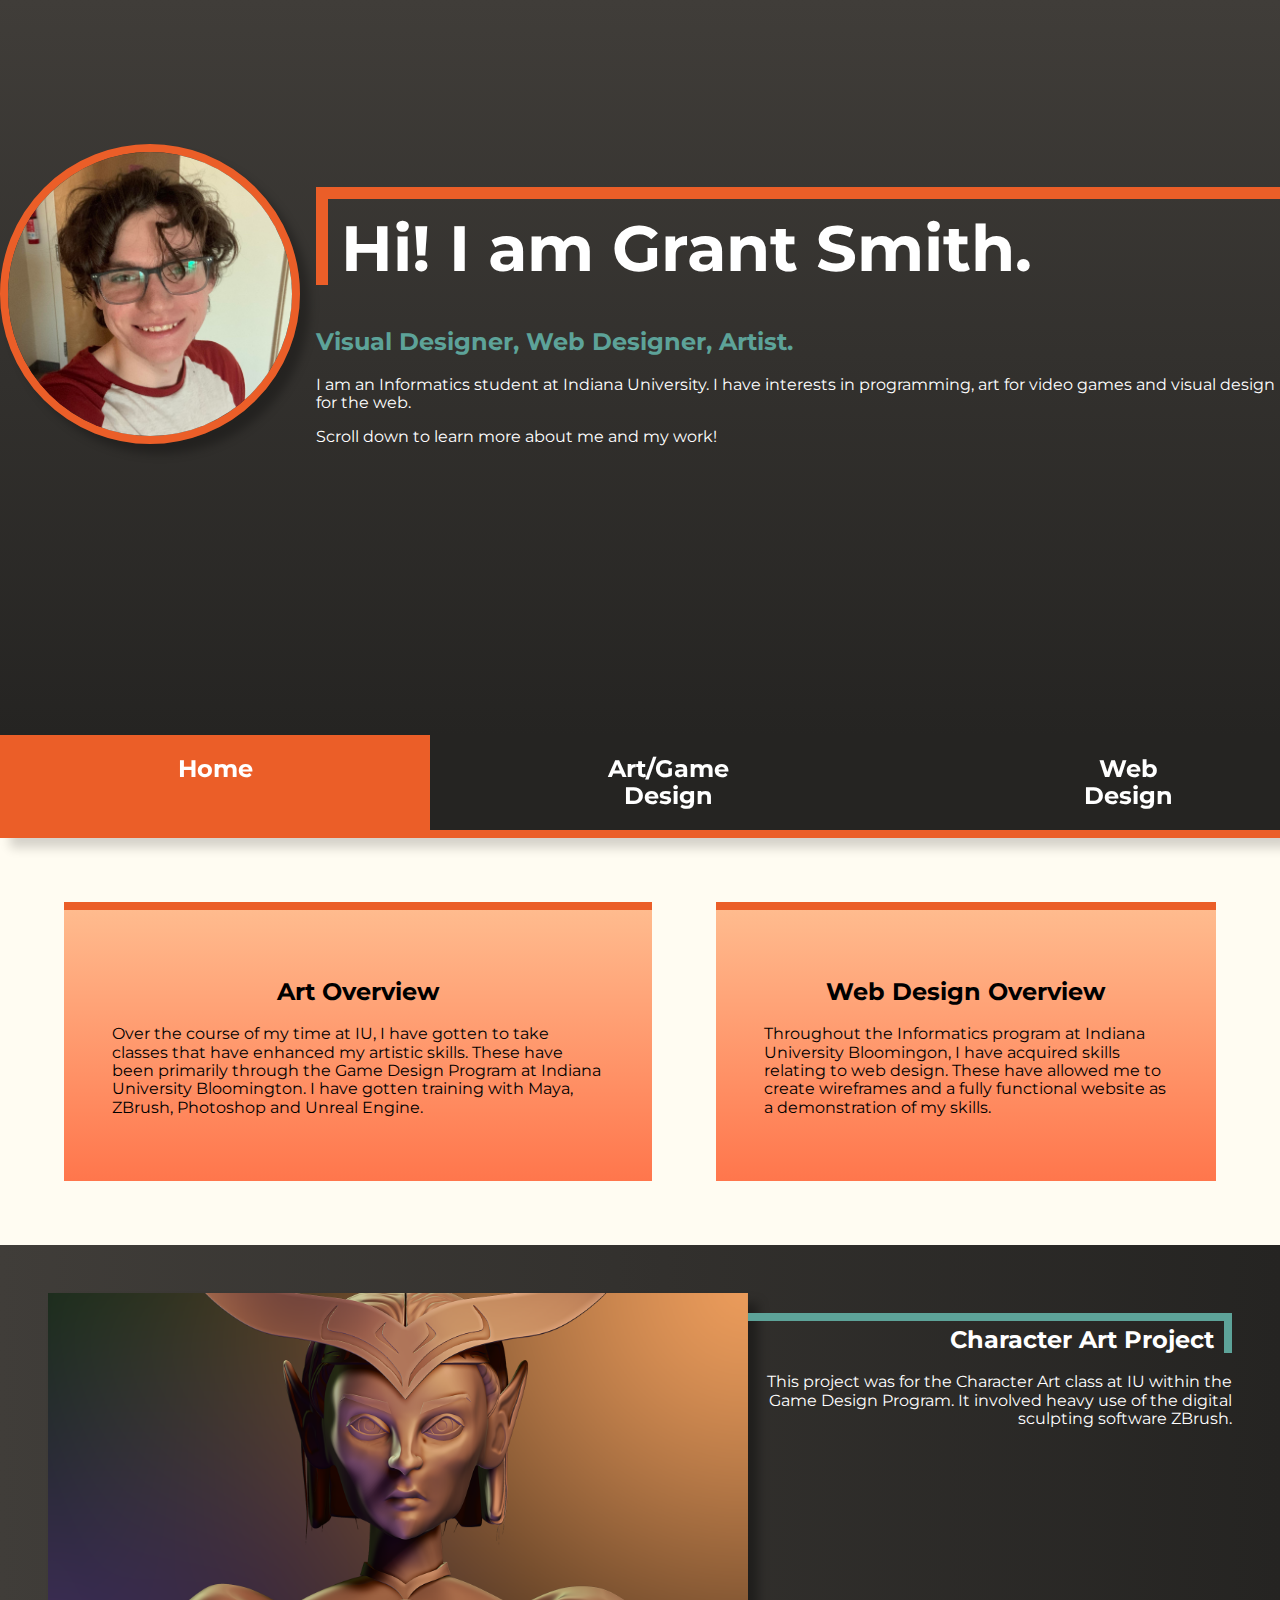
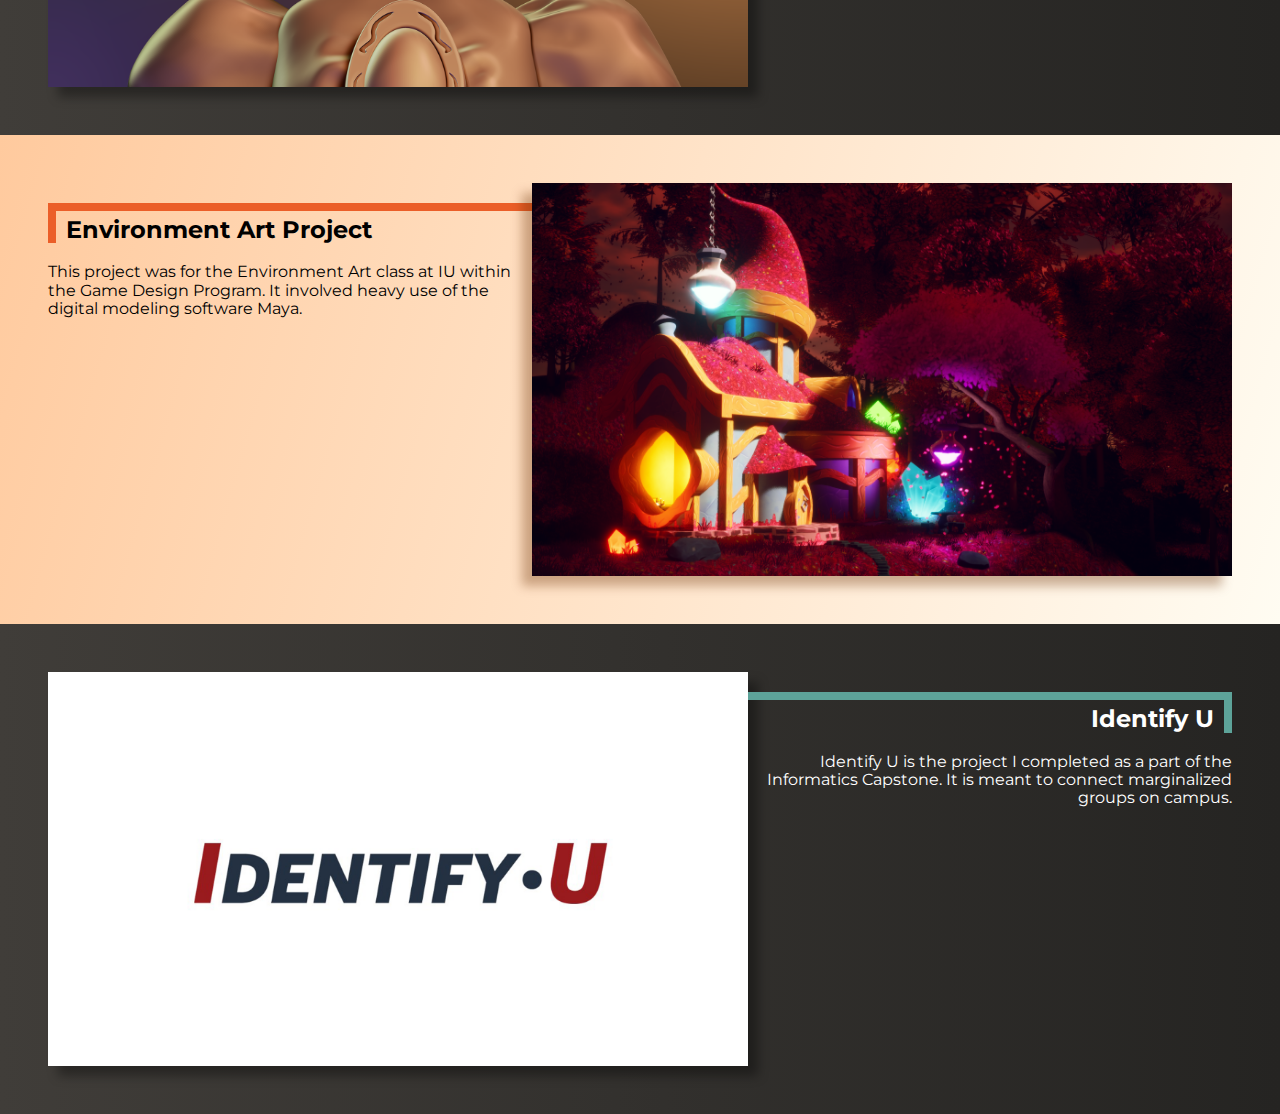
<file: index.html>
<!DOCTYPE html>
<html lang="en">
<head>
    <meta charset="UTF-8">
    <meta name="viewport" content="width=device-width, initial-scale=1.0">
    <meta http-equiv="X-UA-Compatible" content="ie=edge">
    <!--
        Add Your Name and Project Title Here
    -->
    <title>Home</title>
    <!-- resets browser defaults -->
    <link rel="stylesheet" type="text/css" href="css/normalize.css">
    <!-- custom styles -->
    <link rel="stylesheet" type="text/css" href="css/styles.css">
    <!-- custom fonts -->
    <link rel="preconnect" href="https://fonts.googleapis.com">
    <link rel="preconnect" href="https://fonts.gstatic.com" crossorigin>
    <link href="https://fonts.googleapis.com/css2?family=Arvo&family=Montserrat:wght@400;800&display=swap" rel="stylesheet">

    	<!-- Owl Carousel -->
	<link rel="stylesheet" href="plugins/owl/assets/owl.carousel.min.css">
	<link rel="stylesheet" href="plugins/owl/assets/owl.theme.default.min.css">

</head>
<body class="index">
    
    <header>
        <img src="images/Head.jpg" alt="An image of Grant Smith" class="headshot">
        <div class="description">
            <h1>Hi! I am Grant Smith.</h1>
            <h2 class="accent-1">Visual Designer, Web Designer, Artist.</h2>
            <p>I am an Informatics student at Indiana University. I have interests in programming, art for video games and visual design for the web.</p>
            <p>Scroll down to learn more about me and my work!</p>
        </div>
    </header>

    <nav>
        <div class="selected"><h2>Home</h2></div>
        <div class="nav-select"><h2><a href="../art.html">Art/Game Design</a></h2></div>
        <div class="nav-select"><h2><a href="../web.html">Web Design</a></h2></div>
    </nav>

    <main>

        <!-- <div class="owl-carousel owl-theme">
            <a href="#"><img src="images/smithg_Assignment3_01.png" alt=""></a>
            <a href="#"><img src="images/smithg_Assignment1B_01.JPG" alt=""></a>
            <a href="#"><img src="images/smithg_Assignment1B_01.png" alt=""></a>
            <a href="#"><img src="images/smithGrant_Beauty03.png" alt=""></a>
            <a href="#"><img src="images/ClassClashScreenshot.png" alt=""></a>
            <a href="#"><img src="images/IDUThumbnail.png" alt=""></a>
        </div> -->

        <div class="overview-section">
            <div class="overview">
                <h2>Art Overview</h2>
                <p>Over the course of my time at IU, I have gotten to take classes that have enhanced my artistic skills. These have been primarily through the Game Design Program at Indiana University Bloomington. I have gotten training with Maya, ZBrush, Photoshop and Unreal Engine.</p>
            </div>

            <div class="overview">
                <h2>Web Design Overview</h2>
                <p>Throughout the Informatics program at Indiana University Bloomingon, I have acquired skills relating to web design. These have allowed me to create wireframes and a fully functional website as a demonstration of my skills.</p>
            </div>
        </div>

        <div class="front-page-section-left section-left-effect">
            <a href="../character.html"><img class="beauty-shot" src="images/smithGrant_Beauty03.png" alt="A render of my character"></a>
            <div class="front-page-section-text">
                <h2>Character Art Project</h2>
                <p>This project was for the Character Art class at IU within the Game Design Program. It involved heavy use of the digital sculpting software ZBrush.</p>
            </div>    
        </div>

        <div class="front-page-section-right">
            <div class="front-page-section-text-right">
                <h2>Environment Art Project</h2>
                <p>This project was for the Environment Art class at IU within the Game Design Program. It involved heavy use of the digital modeling software Maya.</p>
            </div>    
            <a href="../environment.html"><img class="beauty-shot" src="images/HighresScreenshot00049.png" alt="A render of my environment"></a>
        </div>

        <div class="front-page-section-left">
            <a href="../idu.html"><img class="beauty-shot" src="images/IDUThumbnail.png" alt="Identify U Logo"></a>
            <div class="front-page-section-text">
                <h2>Identify U</h2>
                <p>Identify U is the project I completed as a part of the Informatics Capstone. It is meant to connect marginalized groups on campus.</p>
            </div>    
        </div>

        <!-- <div class="front-page-section-right">
            <div class="front-page-section-text-right">
                <h2>Class Clash</h2>
                <p>Class Clash is a project made for the UX design class at Indiana University. It is mean to bring online learning into the physical classroom.</p>
            </div>    
            <a href="#"><img class="beauty-shot" src="images/ClassClashScreenshot.jpg" alt="A screenshot of Class Clash"></a>

        </div> -->

        <!-- <h2>Lorem ipsum dolor sit amet consectetur adipisicing elit. Nulla iste, quia rem animi odio dolor id iusto tempore quidem unde, velit nobis eaque consectetur temporibus enim officia? Eligendi, aspernatur quae?</h2>
        <h2>Lorem ipsum dolor sit amet consectetur adipisicing elit. Nulla iste, quia rem animi odio dolor id iusto tempore quidem unde, velit nobis eaque consectetur temporibus enim officia? Eligendi, aspernatur quae?</h2>
        <h2>Lorem ipsum dolor sit amet consectetur adipisicing elit. Nulla iste, quia rem animi odio dolor id iusto tempore quidem unde, velit nobis eaque consectetur temporibus enim officia? Eligendi, aspernatur quae?</h2>
        <h2>Lorem ipsum dolor sit amet consectetur adipisicing elit. Nulla iste, quia rem animi odio dolor id iusto tempore quidem unde, velit nobis eaque consectetur temporibus enim officia? Eligendi, aspernatur quae?</h2>
        <h2>Lorem ipsum dolor sit amet consectetur adipisicing elit. Nulla iste, quia rem animi odio dolor id iusto tempore quidem unde, velit nobis eaque consectetur temporibus enim officia? Eligendi, aspernatur quae?</h2>
        <h2>Lorem ipsum dolor sit amet consectetur adipisicing elit. Nulla iste, quia rem animi odio dolor id iusto tempore quidem unde, velit nobis eaque consectetur temporibus enim officia? Eligendi, aspernatur quae?</h2>
        <h2>Lorem ipsum dolor sit amet consectetur adipisicing elit. Nulla iste, quia rem animi odio dolor id iusto tempore quidem unde, velit nobis eaque consectetur temporibus enim officia? Eligendi, aspernatur quae?</h2>
        <h2>Lorem ipsum dolor sit amet consectetur adipisicing elit. Nulla iste, quia rem animi odio dolor id iusto tempore quidem unde, velit nobis eaque consectetur temporibus enim officia? Eligendi, aspernatur quae?</h2> -->
    </main>


    <script src="https://ajax.googleapis.com/ajax/libs/jquery/3.6.4/jquery.min.js"></script>
	<script src="plugins/owl/owl.carousel.min.js"></script>
    <script>
		$(document).ready(function () {
			$(".owl-carousel").owlCarousel({
				loop: true,
				margin: 0,
				responsiveClass: true,
				responsive: {
					0: {
						items: 1,
						nav: true
					},
					600: {
						items: 2,
						nav: false
					},
					1000: {
						items: 3,
						nav: true,
						loop: false
					}
				}
			});
		});
	</script>
</body>
</html>
</file>
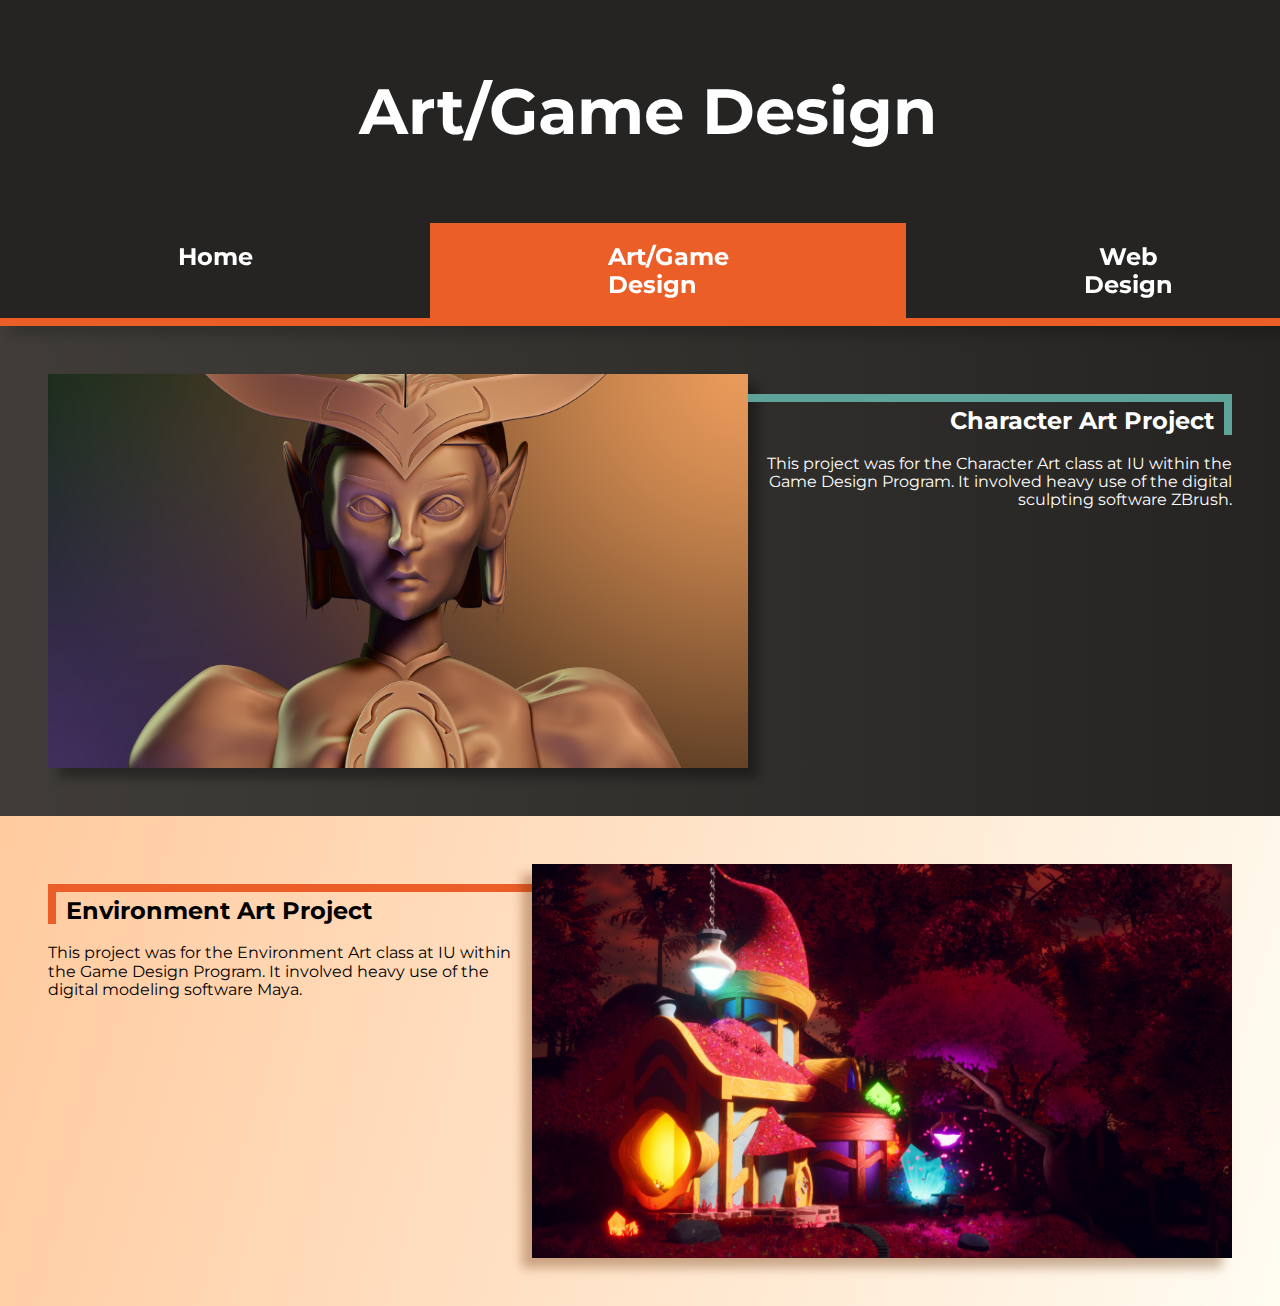
<file: art.html>
<!DOCTYPE html>
<html lang="en">
<head>
    <meta charset="UTF-8">
    <meta name="viewport" content="width=device-width, initial-scale=1.0">
    <meta http-equiv="X-UA-Compatible" content="ie=edge">
    <!--
        Add Your Name and Project Title Here
    -->
    <title>Art/Game Design</title>
    <!-- resets browser defaults -->
    <link rel="stylesheet" type="text/css" href="css/normalize.css">
    <!-- custom styles -->
    <link rel="stylesheet" type="text/css" href="css/styles.css">
    <!-- custom fonts -->
    <link rel="preconnect" href="https://fonts.googleapis.com">
    <link rel="preconnect" href="https://fonts.gstatic.com" crossorigin>
    <link href="https://fonts.googleapis.com/css2?family=Arvo&family=Montserrat:wght@400;800&display=swap" rel="stylesheet">

    	<!-- Owl Carousel -->
	<link rel="stylesheet" href="plugins/owl/assets/owl.carousel.min.css">
	<link rel="stylesheet" href="plugins/owl/assets/owl.theme.default.min.css">

</head>
<body class="art">
    
    <header>
        <div class="description">
            <h1>Art/Game Design</h1>
        </div>
    </header>

    <nav>
        <div class="nav-select"><h2><a href="../index.html">Home</a></h2></div>
        <div class="selected"><h2>Art/Game Design</h2></div>
        <div class="nav-select"><h2><a href="../web.html">Web Design</a></h2></div>
    </nav>

    <main>
        <div class="front-page-section-left">
            <a href="../character.html"><img class="beauty-shot" src="images/smithGrant_Beauty03.png" alt="beauty-shot"></a>
            <div class="front-page-section-text">
                <h2>Character Art Project</h2>
                <p>This project was for the Character Art class at IU within the Game Design Program. It involved heavy use of the digital sculpting software ZBrush.</p>
            </div>    
        </div>

        <div class="front-page-section-right">
            <div class="front-page-section-text-right">
                <h2>Environment Art Project</h2>
                <p>This project was for the Environment Art class at IU within the Game Design Program. It involved heavy use of the digital modeling software Maya.</p>
            </div>    
            <a href="../environment.html"><img class="beauty-shot" src="images/HighresScreenshot00049.png" alt="beauty-shot"></a>
        </div>

    </main>

</body>
</html>
</file>
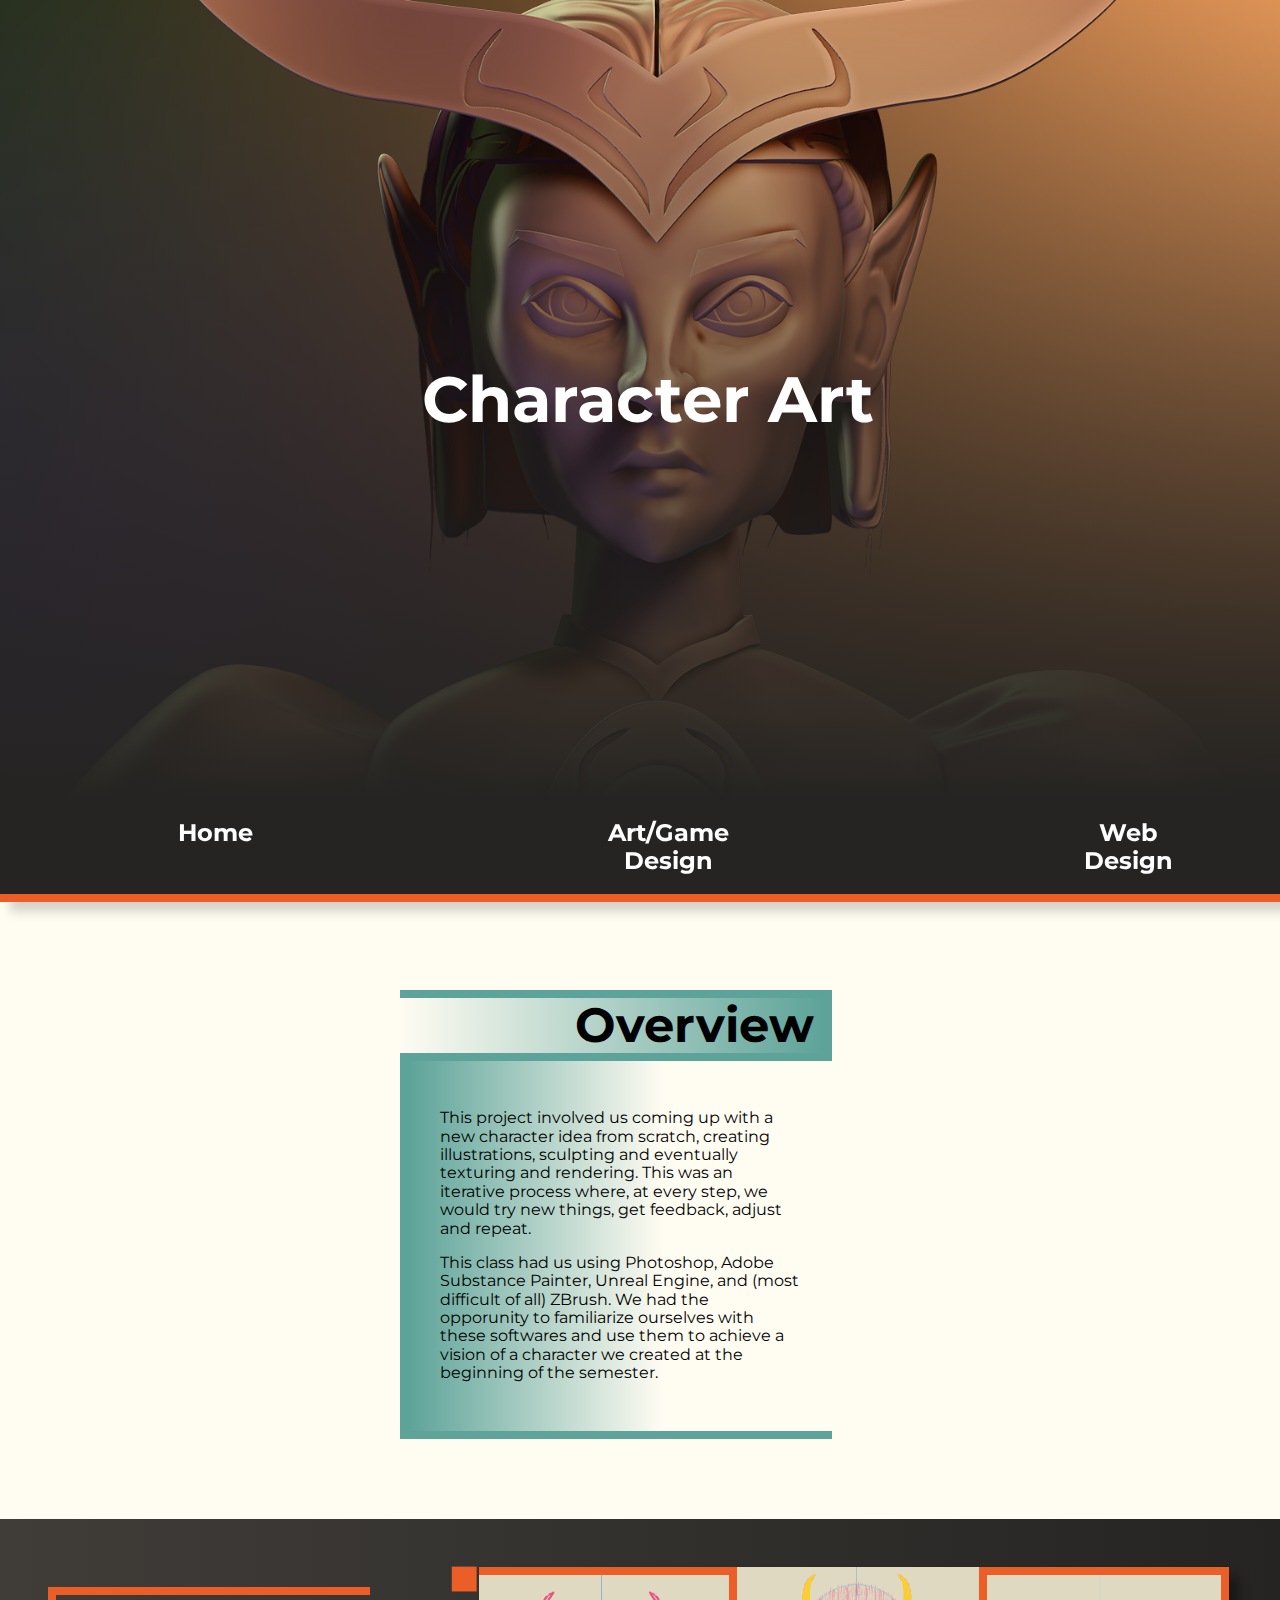
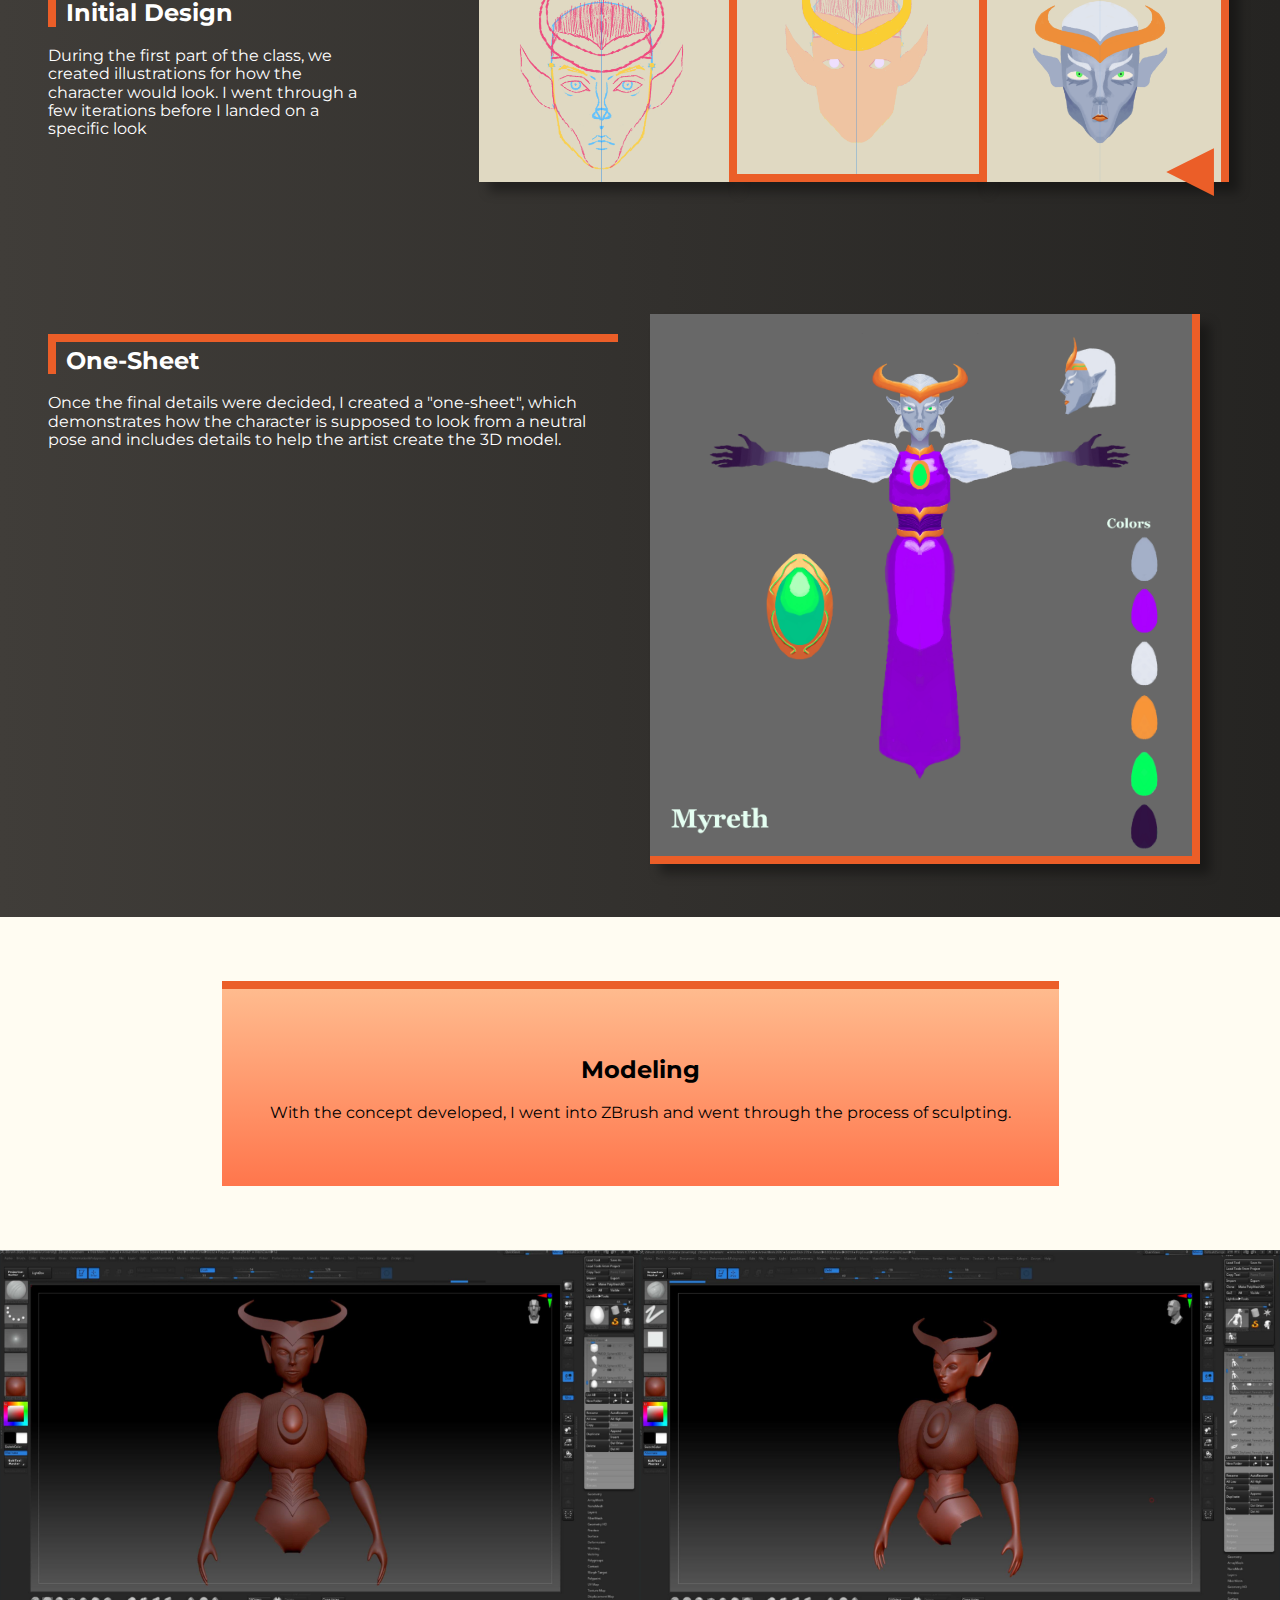
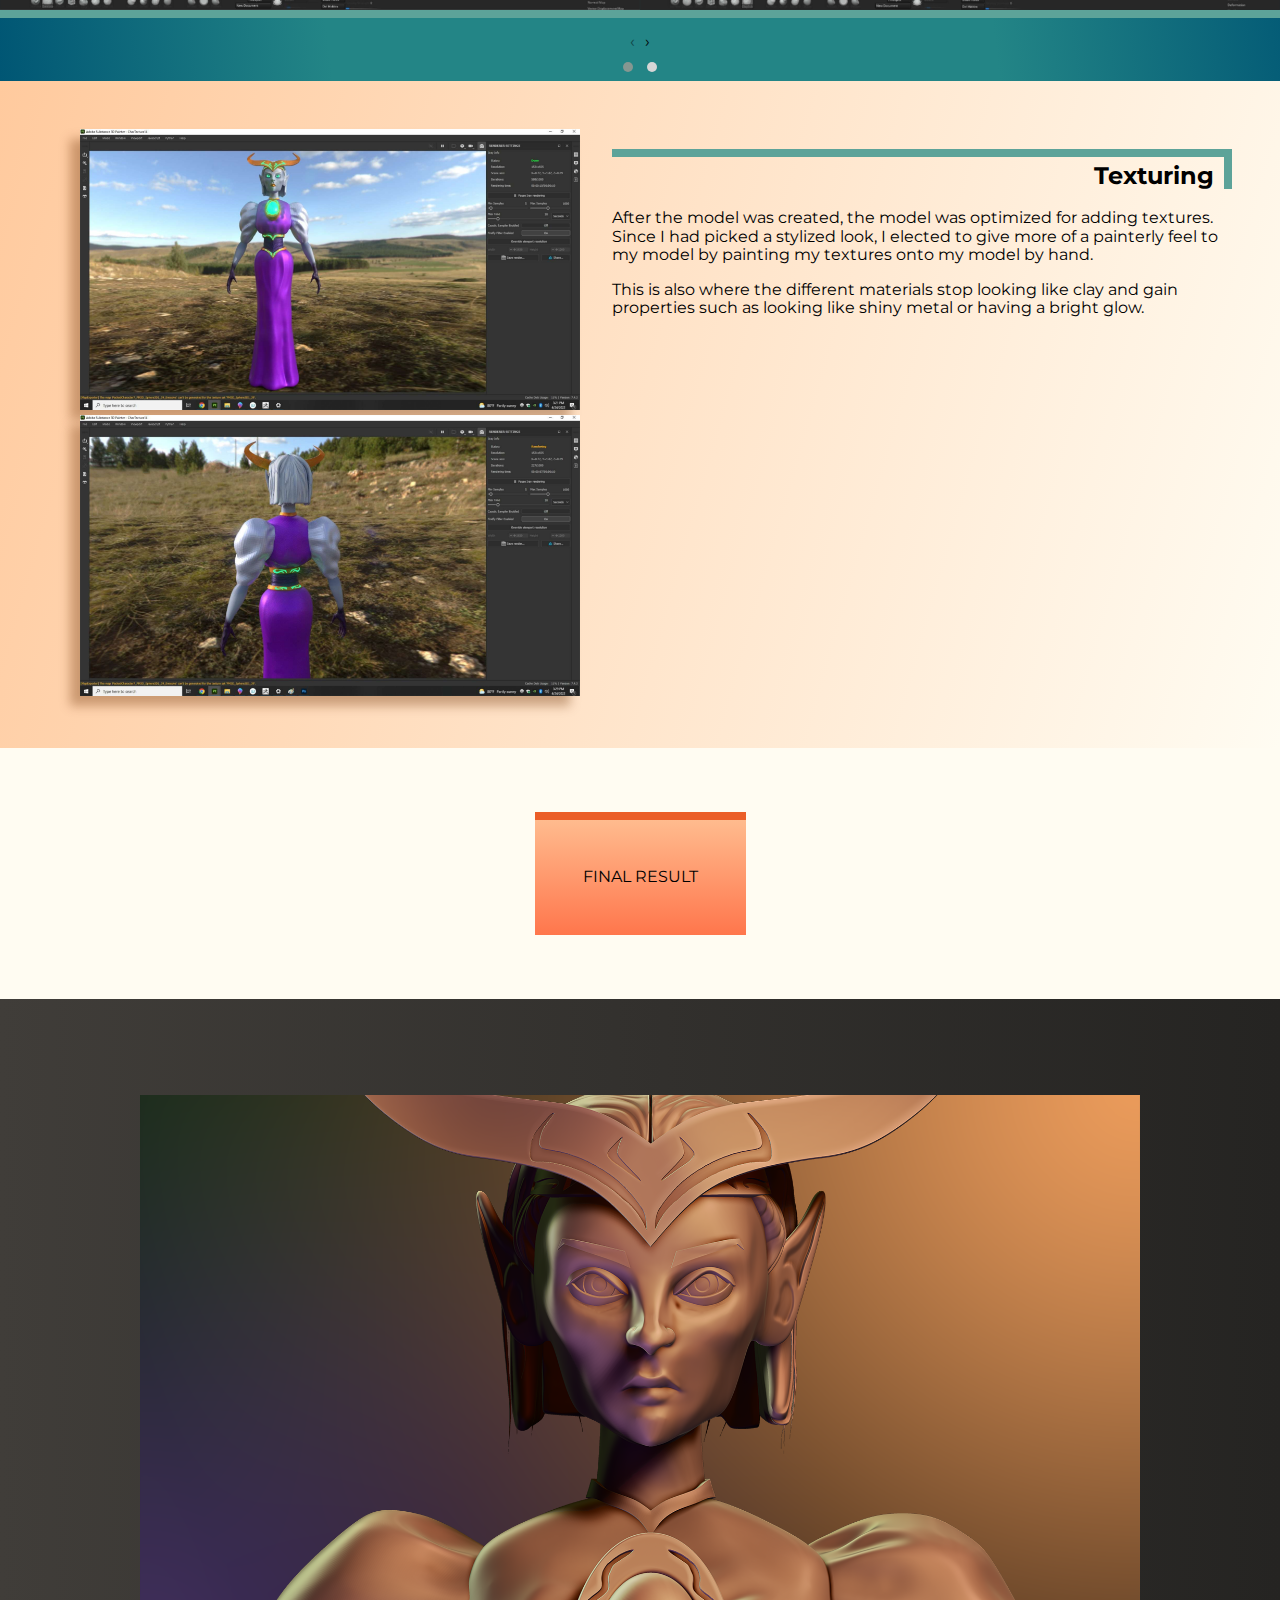
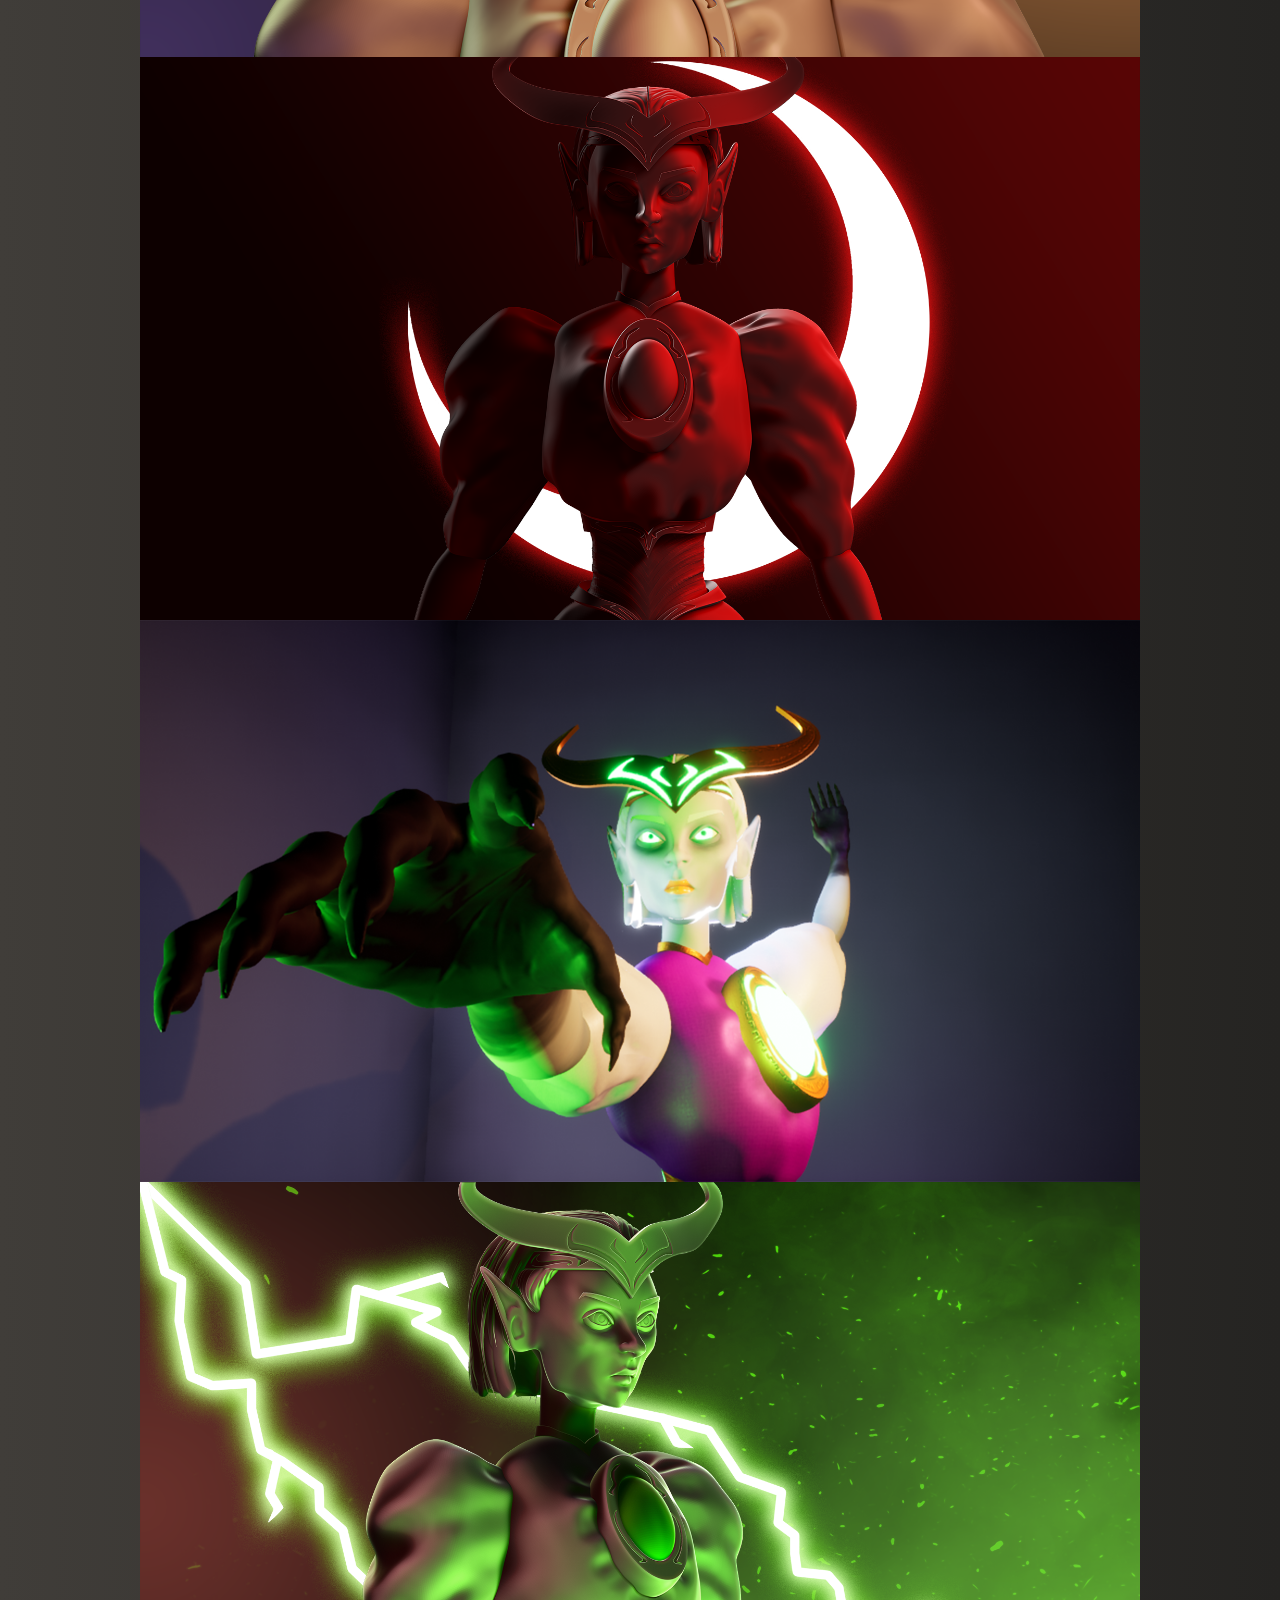
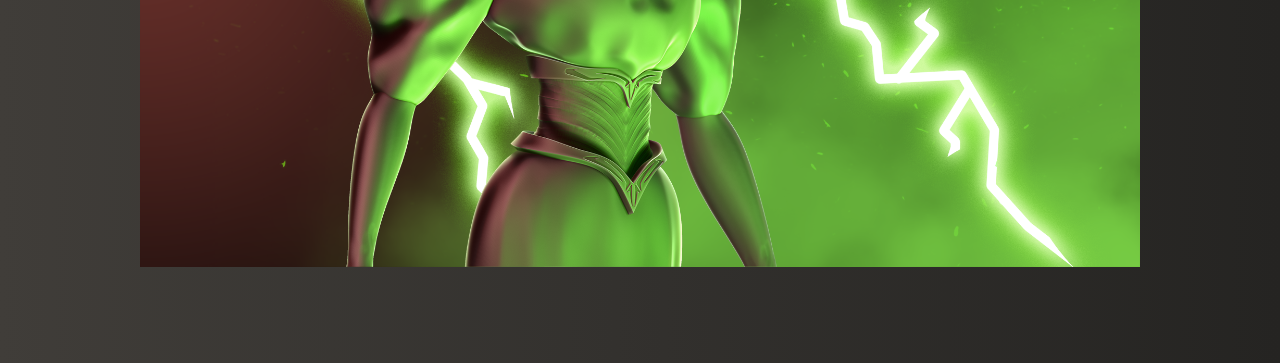
<file: character.html>
<!DOCTYPE html>
<html lang="en">

<head>
    <meta charset="UTF-8">
    <meta name="viewport" content="width=device-width, initial-scale=1.0">
    <meta http-equiv="X-UA-Compatible" content="ie=edge">
    <!--
        Add Your Name and Project Title Here
    -->
    <title>Character Art</title>
    <!-- resets browser defaults -->
    <link rel="stylesheet" type="text/css" href="css/normalize.css">
    <!-- custom styles -->
    <link rel="stylesheet" type="text/css" href="css/styles.css">
    <!-- custom fonts -->
    <link rel="preconnect" href="https://fonts.googleapis.com">
    <link rel="preconnect" href="https://fonts.gstatic.com" crossorigin>
    <link href="https://fonts.googleapis.com/css2?family=Arvo&family=Montserrat:wght@400;800&display=swap"
        rel="stylesheet">

    <!-- Owl Carousel -->
    <link rel="stylesheet" href="plugins/owl/assets/owl.carousel.min.css">
    <link rel="stylesheet" href="plugins/owl/assets/owl.theme.default.min.css">

</head>

<body class="character">

    <header>
        <div class="description">
            <h1>Character Art</h1>
        </div>
        <!-- <div class="trans-gradient"></div> -->
    </header>

    <nav>
        <div class="nav-select">
            <h2><a href="../index.html">Home</a></h2>
        </div>
        <div class="nav-select">
            <h2><a href="../art.html">Art/Game Design</a></h2>
        </div>
        <div class="nav-select">
            <h2><a href="../web.html">Web Design</a></h2>
        </div>
    </nav>

    <main>
        <div class="overview-2">
            <!-- <div class="overview-2"> -->
            <h2>Overview</h2>
            <div class="overview-2-text">
                <p>This project involved us coming up with a new character idea from scratch, creating illustrations,
                    sculpting and eventually texturing and rendering. This was an iterative process where, at every
                    step, we would try new things, get feedback, adjust and repeat.</p>
                <p>This class had us using Photoshop, Adobe Substance Painter, Unreal Engine, and (most difficult of
                    all) ZBrush. We had the opporunity to familiarize ourselves with these softwares and use them to
                    achieve a vision of a character we created at the beginning of the semester.</p>
            </div>
            <!-- </div> -->
        </div>

        <div class="front-page-section-right">
            <div class="front-page-section-text-right">
                <h2>Initial Design</h2>
                <p>During the first part of the class, we created illustrations for how the character would look. I went
                    through a few iterations before I landed on a specific look</p>
            </div>
            <!-- <a href="#"><img class="beauty-shot" src="images/smithGrant_Beauty03.png" alt="beauty-shot"></a> -->
            <div class="img-timeline">
                <img src="../images/smithg_Milestone1_Progress02.png" alt="Drawing"
                    class="timeline-1">
                <img src="../images/smithg_Milestone1_Progress03.png" alt="Drawing"
                    class="timeline-2">
                <img src="../images/smithg_Milestone1_Progress04.png" alt="Drawing"
                    class="timeline-3">
            </div>
        </div>

        <div class="front-page-section-right">
            <div class="front-page-section-text-right">
                <h2>One-Sheet</h2>
                <p>Once the final details were decided, I created a "one-sheet", which demonstrates how the character is supposed to look from a neutral pose and includes details to help the artist create the 3D model.</p>
            </div>
            <!-- <a href="#"><img class="beauty-shot" src="images/smithGrant_Beauty03.png" alt="beauty-shot"></a> -->
            <div class="timeline-finish">
                <img src="../images/smithg_Milestone1_OneSheet.jpg" alt="Drawing">
            </div>
        </div>
        <!-- 
        <div class="front-page-section-text-right">
            <h2>One-Sheet</h2>
            <p>Once the final details were decided, I created a "one-sheet", which demonstrates how the character is supposed to look from a neutral pose and includes details to help the artist create the 3D model.</p>
        </div>
        
        <div class="img-timeline">
            <img src="../GrantSmithCoding.github.io/images/smithg_Milestone1_OneSheet.jpg" alt="Drawing" class="timeline-1">
        </div> -->

        <div class="overview-section">
            <div class="overview">
                <h2>Modeling</h2>
                <p>With the concept developed, I went into ZBrush and went through the process of sculpting.</p>
            </div>
        </div>

        <div class="owl-carousel owl-theme">
            <a href="#"><img src="images/ModelProgress1.png" alt="Progress of my character model: part 1"></a>
            <a href="#"><img src="images/ModelProgress2.png" alt="Progress of my character model: part 2"></a>
            <a href="#"><img src="images/ModelProgress3.png" alt="Progress of my character model: part 3"></a>
            <a href="#"><img src="images/ModelProgress4.png" alt="Progress of my character model: part 4"></a>
        </div>

<!-- 
        <section>
            <img src="../GrantSmithCoding.github.io/images/ModelProgress1.png" alt="">
            <img src="../GrantSmithCoding.github.io/images/ModelProgress2.png" alt="">
            <img src="../GrantSmithCoding.github.io/images/ModelProgress3.png" alt="">
            <img src="../GrantSmithCoding.github.io/images/ModelProgress4.png" alt="">
        </section> -->

        <div class="front-page-section-left">
            <div>
                <img src="../images/TextureProgress1.png" alt="Drawing">
                <img src="../images/TextureProgress2.png" alt="Drawing">
            </div>
            <div class="front-page-section-text-left">
                <h2>Texturing</h2>
                <p>After the model was created, the model was optimized for adding textures. Since I had picked a stylized look, I elected to give more of a painterly feel to my model by painting my textures onto my model by hand.</p>
                <p>This is also where the different materials stop looking like clay and gain properties such as looking like shiny metal or having a bright glow.</p>
            </div>
        </div>

        <div class="overview-section">
            <div class="overview">FINAL RESULT</div>
        </div>


            <div class="left-column">
                <img src="../images/smithGrant_Beauty03.png" alt="">
                <img src="../images/smithGrant_Beauty01_ALT.png" alt="">
                <img src="../images/smithGrant_Posed01.png" alt="">
                <img src="../images/smithGrant_Beauty04_ALT.png" alt="">
            </div>

    </main>


    <script src="https://ajax.googleapis.com/ajax/libs/jquery/3.6.4/jquery.min.js"></script>
	<script src="plugins/owl/owl.carousel.min.js"></script>
    <script>
		$(document).ready(function () {
			$(".owl-carousel").owlCarousel({
				loop: true,
				margin: 0,
				responsiveClass: true,
				responsive: {
					0: {
						items: 1,
						nav: true
					},
					600: {
						items: 2,
						nav: false
					},
					1000: {
						items: 2,
						nav: true,
						loop: false
					}
				}
			});
		});
	</script>
</body>

</html>
</file>
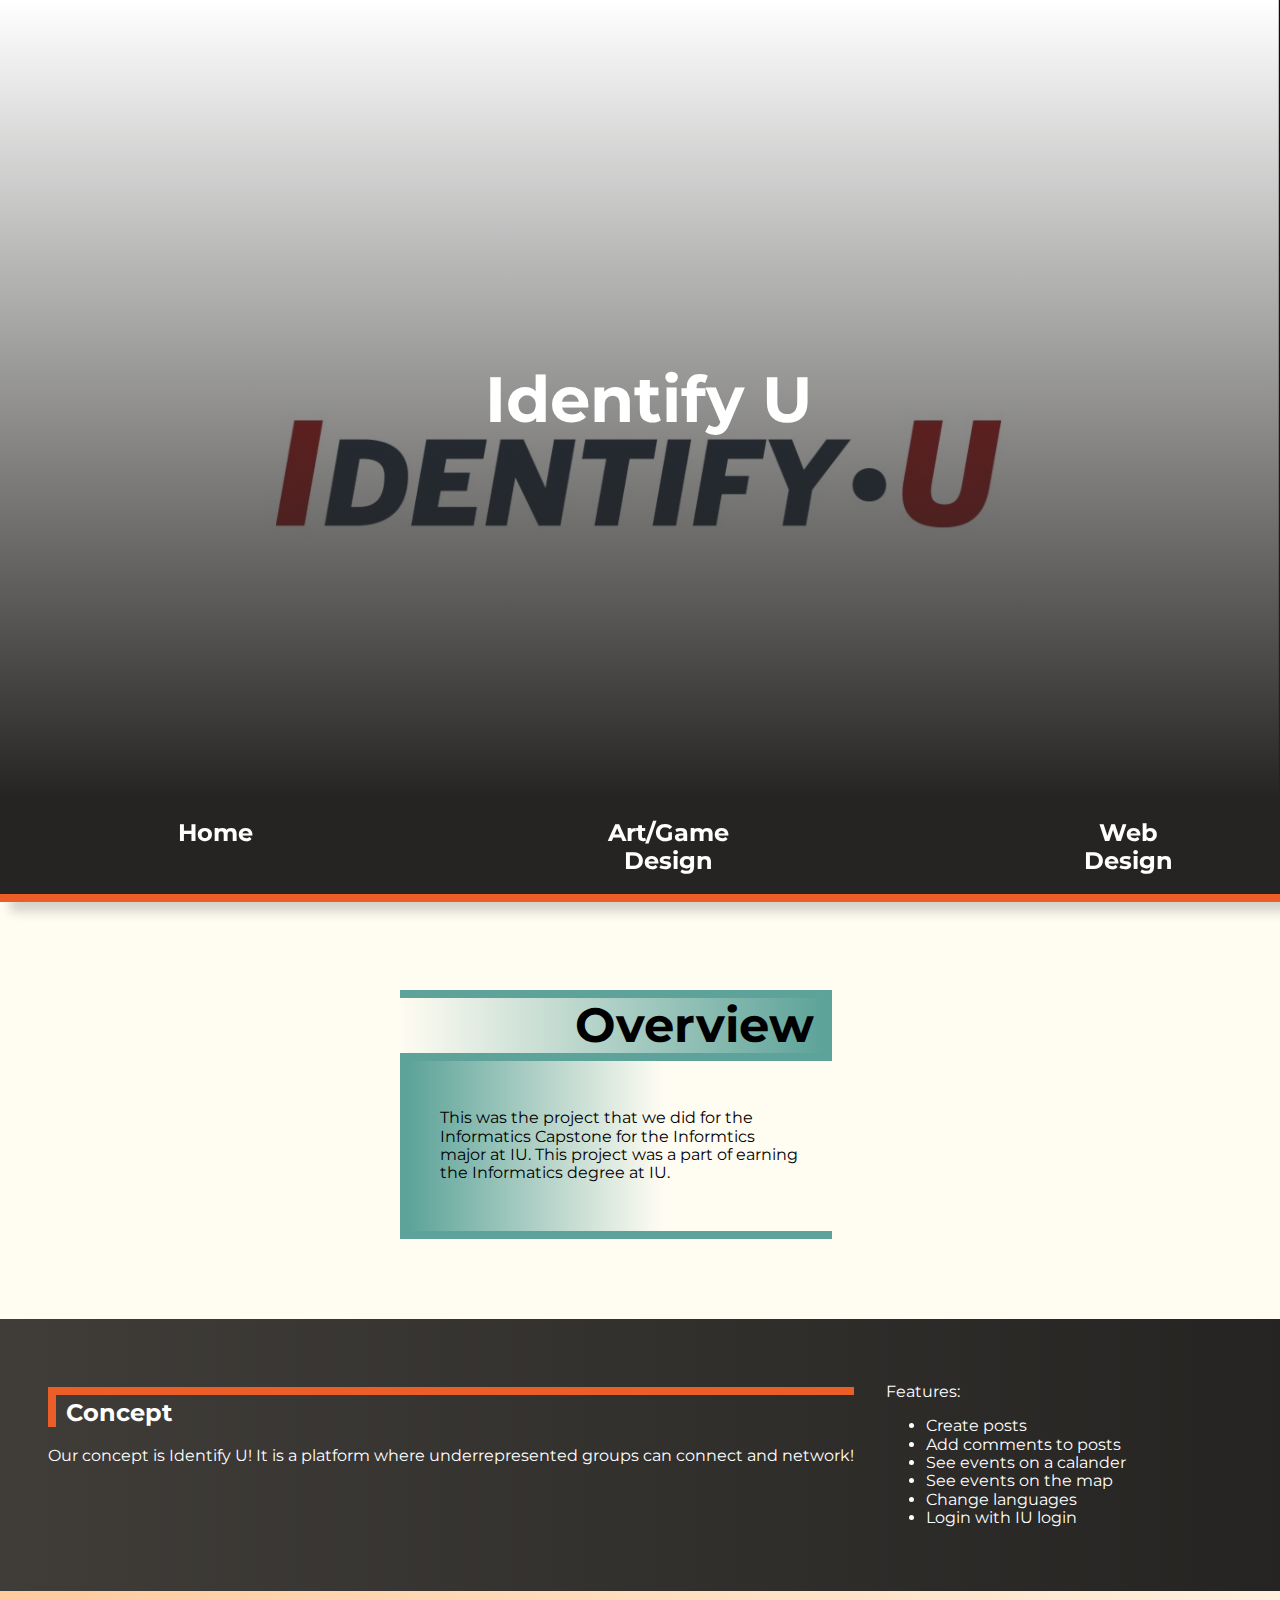
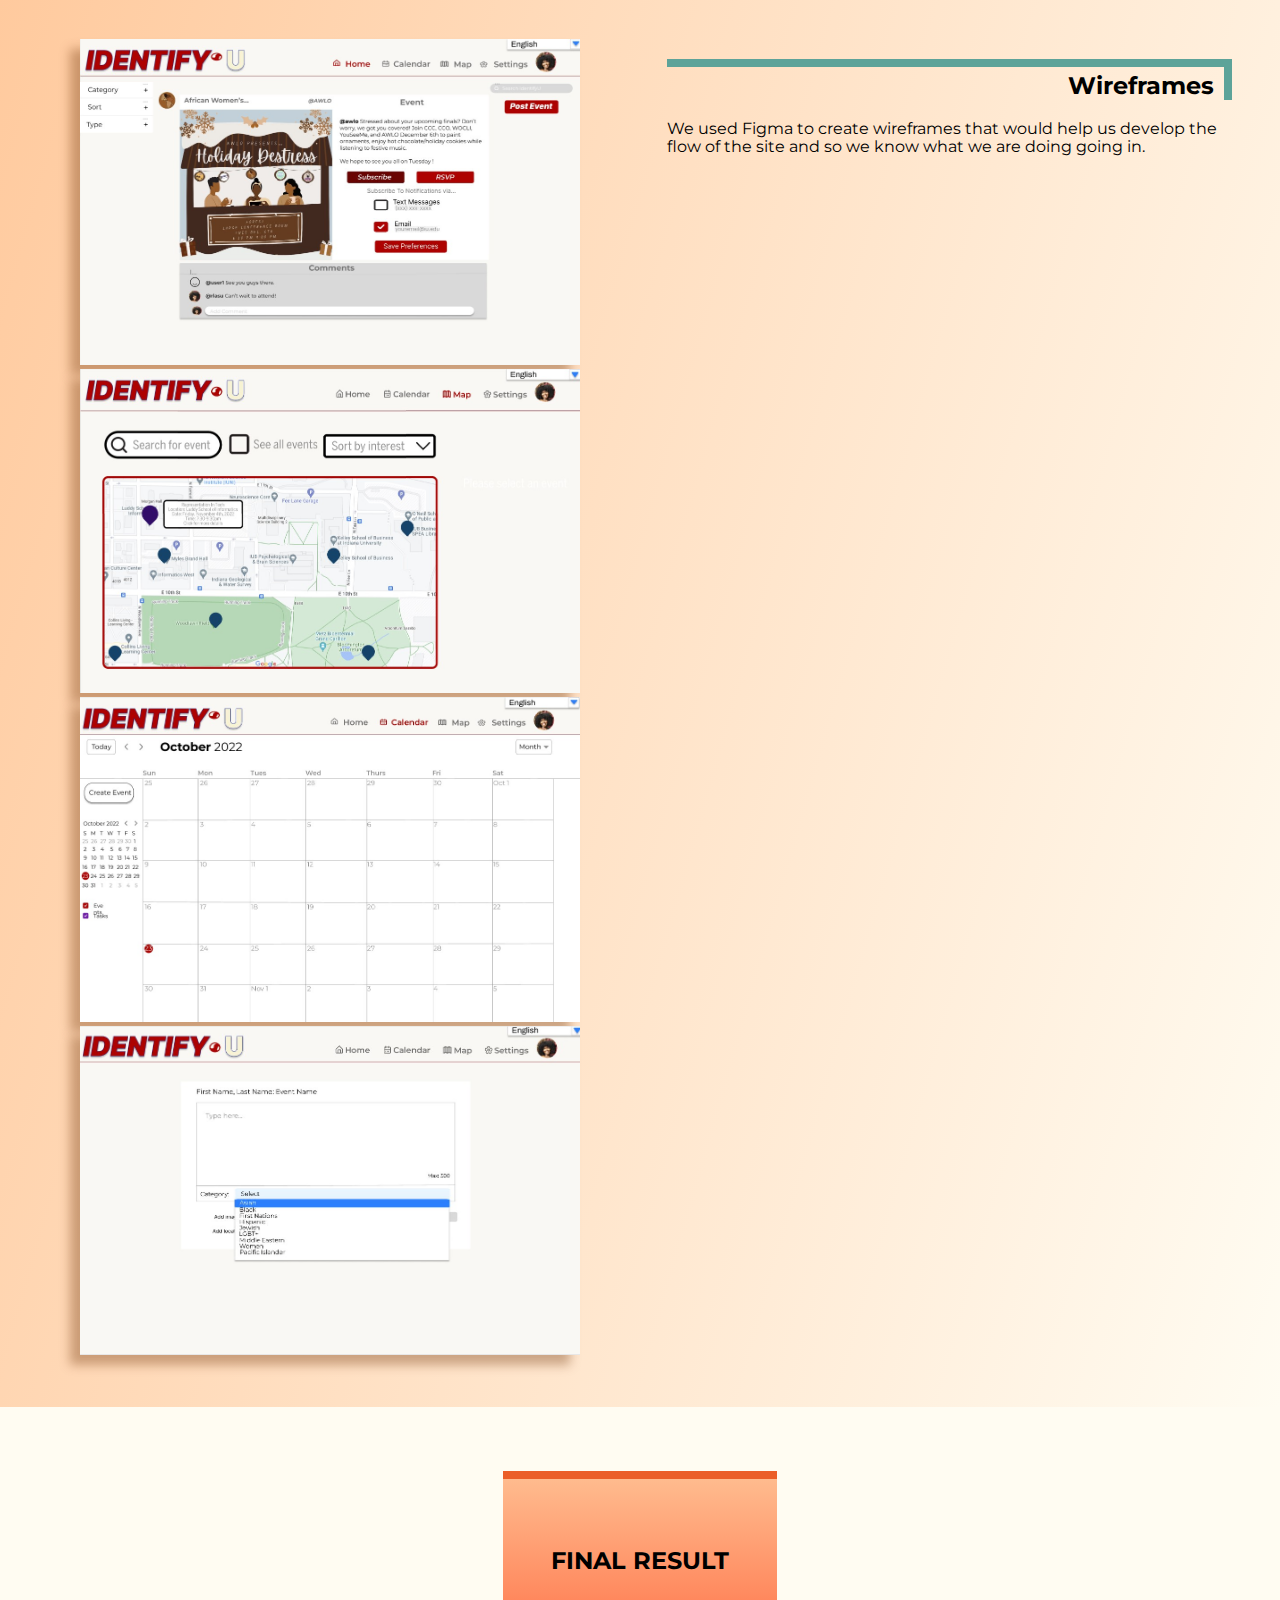
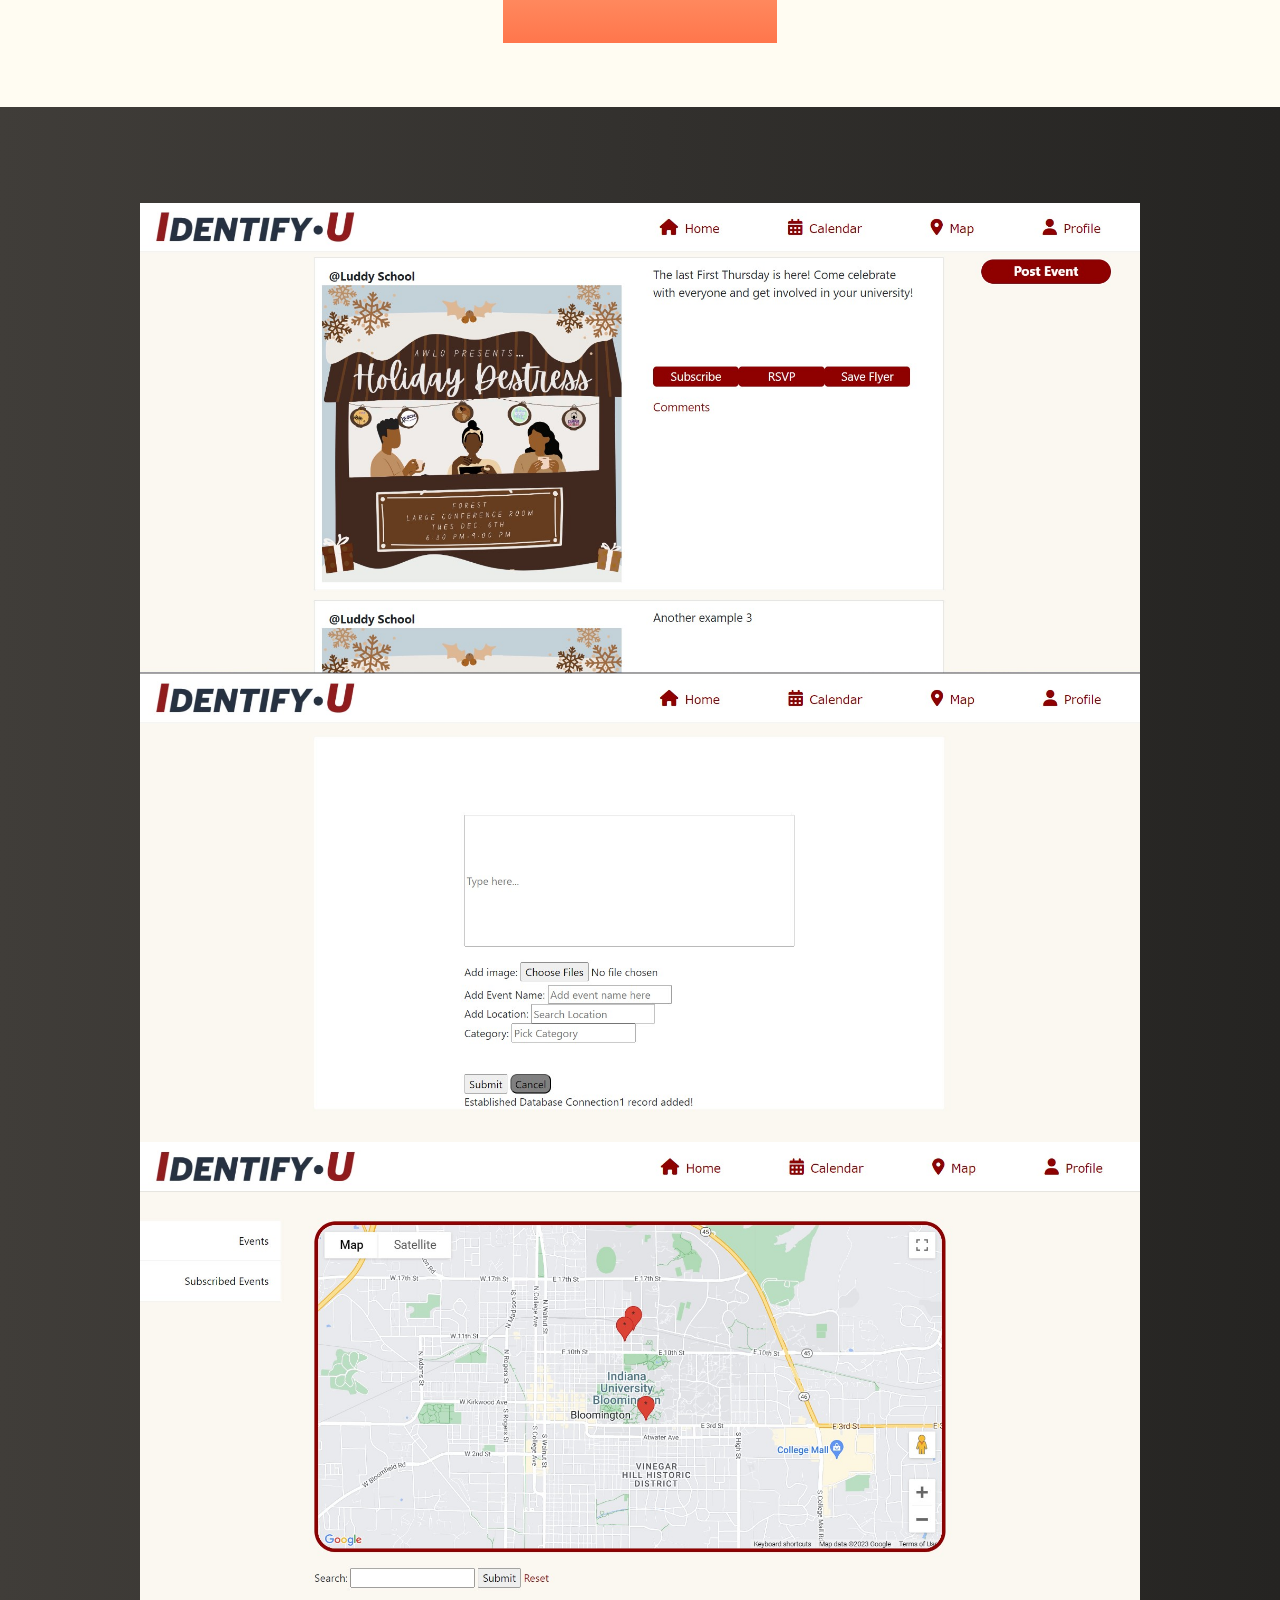
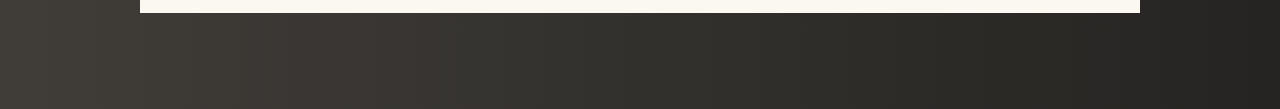
<file: idu.html>
<!DOCTYPE html>
<html lang="en">

<head>
    <meta charset="UTF-8">
    <meta name="viewport" content="width=device-width, initial-scale=1.0">
    <meta http-equiv="X-UA-Compatible" content="ie=edge">
    <!--
        Add Your Name and Project Title Here
    -->
    <title>IdentifyU</title>
    <!-- resets browser defaults -->
    <link rel="stylesheet" type="text/css" href="css/normalize.css">
    <!-- custom styles -->
    <link rel="stylesheet" type="text/css" href="css/styles.css">
    <!-- custom fonts -->
    <link rel="preconnect" href="https://fonts.googleapis.com">
    <link rel="preconnect" href="https://fonts.gstatic.com" crossorigin>
    <link href="https://fonts.googleapis.com/css2?family=Arvo&family=Montserrat:wght@400;800&display=swap"
        rel="stylesheet">

    <!-- Owl Carousel -->
    <link rel="stylesheet" href="plugins/owl/assets/owl.carousel.min.css">
    <link rel="stylesheet" href="plugins/owl/assets/owl.theme.default.min.css">

</head>

<body class="character idu">

    <header>
        <div class="description">
            <h1>Identify U</h1>
        </div>
        <!-- <div class="trans-gradient"></div> -->
    </header>

    <nav>
        <div class="nav-select">
            <h2><a href="../index.html">Home</a></h2>
        </div>
        <div class="nav-select">
            <h2><a href="../art.html">Art/Game Design</a></h2>
        </div>
        <div class="nav-select">
            <h2><a href="../web.html">Web Design</a></h2>
        </div>
    </nav>

    <main>
        <div class="overview-2">
            <!-- <div class="overview-2"> -->
            <h2>Overview</h2>
            <div class="overview-2-text">
                <p>This was the project that we did for the Informatics Capstone for the Informtics major at IU. This project was a part of earning the Informatics degree at IU.</p>
                <!-- <p>This class had us using Photoshop, Adobe Substance Painter, Unreal Engine, and (most difficult of
                    all) Maya. We had the opporunity to familiarize ourselves with these softwares and use them to
                    achieve a vision of a environment we created at the beginning of the semester.</p> -->
            </div>
            <!-- </div> -->
        </div>

        
        <div class="front-page-section-right">
            <div class="front-page-section-text-right">
                <h2>Concept</h2>
                <p>Our concept is Identify U! It is a platform where underrepresented groups can connect and network!</p>
            </div>
            <!-- <a href="#"><img class="beauty-shot" src="images/smithGrant_Beauty03.png" alt="beauty-shot"></a> -->
            <div class="section-img">
                <p>Features:</p>
                <ul>
                    <li>Create posts</li>
                    <li>Add comments to posts</li>
                    <li>See events on a calander</li>
                    <li>See events on the map</li>
                    <li>Change languages</li>
                    <li>Login with IU login</li>
                </ul>
            </div>
        </div>

        <div class="front-page-section-left">
            <div class="four-by-four">
                <div class="four-row">
                    <img src="../images/Wireframe1.jpg" alt="Drawing">
                    <img src="../images/Wireframe2.jpg" alt="Drawing">
                </div>
                <div class="four-row"> 
                    <img src="../images/Wireframe3.jpg" alt="Drawing">
                    <img src="../images/Wireframe4.jpg" alt="Drawing">
                </div>
            </div>
            <div class="front-page-section-text-left">
                <h2>Wireframes</h2>
                <p>We used Figma to create wireframes that would help us develop the flow of the site and so we know what we are doing going in.</p>
            </div>
        </div>

        <div class="overview-section">
            <div class="overview"><h2>FINAL RESULT</h2></div>
        </div>


            <div class="left-column">
                <img src="../images/FinalSite1.jpg" alt="">
                <img src="../images/FinalSite2.jpg" alt="">
                <img src="../images/FinalSite3.jpg" alt="">
            </div>

    </main>


    <script src="https://ajax.googleapis.com/ajax/libs/jquery/3.6.4/jquery.min.js"></script>
	<script src="plugins/owl/owl.carousel.min.js"></script>
    <script>
		$(document).ready(function () {
			$(".owl-carousel").owlCarousel({
				loop: true,
				margin: 0,
				responsiveClass: true,
				responsive: {
					0: {
						items: 1,
						nav: true
					},
					600: {
						items: 3,
						nav: false
					},
					1000: {
						items: 2,
						nav: true,
						loop: false
					}
				}
			});
		});
	</script>
</body>

</html>
</file>
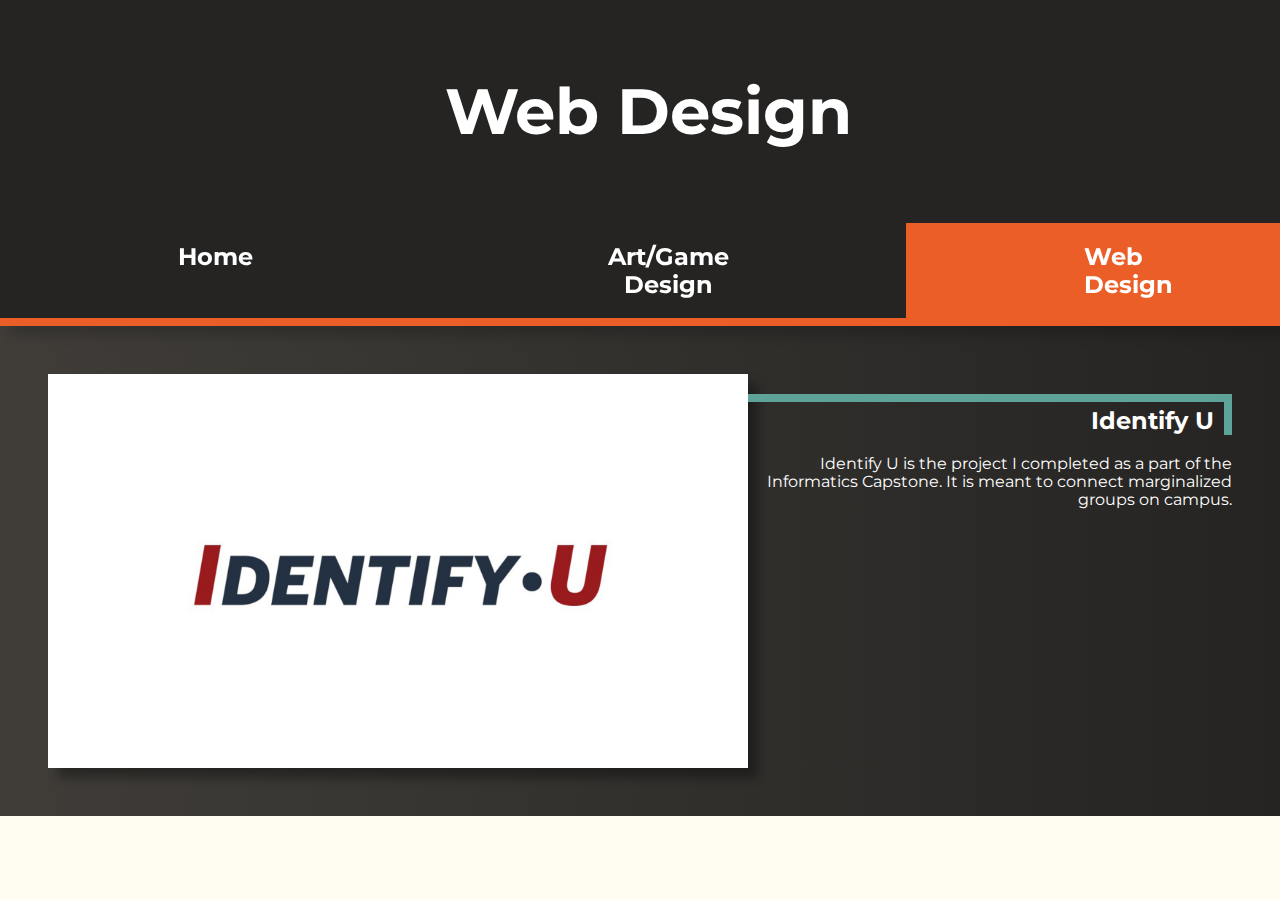
<file: web.html>
<!DOCTYPE html>
<html lang="en">
<head>
    <meta charset="UTF-8">
    <meta name="viewport" content="width=device-width, initial-scale=1.0">
    <meta http-equiv="X-UA-Compatible" content="ie=edge">
    <!--
        Add Your Name and Project Title Here
    -->
    <title>Web Design</title>
    <!-- resets browser defaults -->
    <link rel="stylesheet" type="text/css" href="css/normalize.css">
    <!-- custom styles -->
    <link rel="stylesheet" type="text/css" href="css/styles.css">
    <!-- custom fonts -->
    <link rel="preconnect" href="https://fonts.googleapis.com">
    <link rel="preconnect" href="https://fonts.gstatic.com" crossorigin>
    <link href="https://fonts.googleapis.com/css2?family=Arvo&family=Montserrat:wght@400;800&display=swap" rel="stylesheet">

    	<!-- Owl Carousel -->
	<link rel="stylesheet" href="plugins/owl/assets/owl.carousel.min.css">
	<link rel="stylesheet" href="plugins/owl/assets/owl.theme.default.min.css">

</head>
<body class="web">
    
    <header>
        <div class="description">
            <h1>Web Design</h1>
        </div>
    </header>

    <nav>
        <!-- <h2><a href="../GrantSmithCoding.github.io/index.html">Home</a></h2>
        <h2><a href="../GrantSmithCoding.github.io/art.html">Art/Game Design</h2>
        <div class="selected"><h2>Web Design</h2></div> -->

        <div class="nav-select"><h2><a href="../index.html">Home</a></h2></div>
        <div class="nav-select"><h2><a href="../art.html">Art/Game Design</a></h2></div>
        <div class="selected"><h2>Web Design</h2></div>
    </nav>

    <main>
        <div class="front-page-section-left">
            <a href="../idu.html"><img class="beauty-shot" src="images/IDUThumbnail.png" alt="Identify U Logo"></a>
            <div class="front-page-section-text">
                <h2>Identify U</h2>
                <p>Identify U is the project I completed as a part of the Informatics Capstone. It is meant to connect marginalized groups on campus.</p>
            </div>    
        </div>

        <!-- <div class="front-page-section-right">
            <div class="front-page-section-text-right">
                <h2>Class Clash</h2>
                <p>Class Clash is a project made for the UX design class at Indiana University. It is mean to bring online learning into the physical classroom.</p>
            </div>    
            <a href="#"><img class="beauty-shot" src="images/ClassClashScreenshot.jpg" alt="A screenshot of Class Clash"></a>

        </div> -->
    </main>

</body>
</html>
</file>
<file: css/styles.css>
/* natural box model */
html {
  box-sizing: border-box;
}
*, *:before, *:after {
  box-sizing: inherit;
}

/* UTILITIES */

/* hides an element on screen, but not from screen readers */
.sr-only {
  position: absolute;
  width: 1px;
  height: 1px;
  padding: 0;
  margin: -1px;
  overflow: hidden;
  clip: rect(0, 0, 0, 0);
  border: 0;
}

/* no break */
.nobr {
  white-space: nowrap;
}

/* START STYLES HERE */

:root {
  --background-color: #FFFCF2;
  --dark: #403D39;
  --darker: #252422;
  --accent-1: #5DA399;
  --accent-2: #EB5E28;
}

body {
  font-family: 'Arvo', serif;
  font-family: 'Montserrat', sans-serif;
  background-color: var(--background-color);
}

header {
  /* margin: 0 0 0; */
  background-color: var(--darker);
  padding: 2em 2em 2em;
  color: white;
}

.index header {
  background-color: var(--darker);
  padding: 9em 0 17em;
  color: white;
  display: flex;
  justify-content: space-around;

  background: rgb(64,61,57);
  background: linear-gradient(180deg, rgba(64,61,57,1) 0%, rgba(37,36,34,1) 100%);
}

.art header {
  /* margin: 0 0 0; */
  background: var(--darker);
  padding: 2em 2em 2em;
  color: white;
}

.character header {
  /* padding: 20em 20em 20em; */
  padding-top: 20em;
  padding-bottom: 20em;
  background: var(--darker);
  background: linear-gradient(180deg, rgba(64, 61, 57, 0) 0%, rgba(37,36,34,1) 100%);

}

.headshot {
  width: 300px;
  height: 300px;
  border-radius: 50%;
  box-shadow: 10px 10px 10px rgba(0, 0, 0, 0.277);
  border: 8px solid var(--accent-2);
}

.section-img {
  padding: 0 2em;
}

.section-img img {
  width: 700px;
  height: auto;
}

.character {
  background: url(../images/smithGrant_Beauty03.png) no-repeat center center fixed;
  background-size: cover;
}

.environment {
  background: url(../images/HighresScreenshot00049.png) no-repeat center center fixed;
  background-size: cover;
}

.idu {
  background: url(../images/IDULogo.jpg) no-repeat center center fixed;
  background-size: cover;
}

main {
  background: var(--background-color);
}

.trans-gradient {
  display: flex;
  margin: 3em 0 3em;
  padding: 3em 20em 4em;
  background: rgba(64, 61, 57, 0);
  background: linear-gradient(180deg, rgba(64, 61, 57, 0) 0%, rgba(37,36,34,1) 100%);
}


nav {
  background-color: var(--darker);
  /* margin: 0 0 0; */
  /* padding: 0 0 0; */
  /* display: inline-block; */
  /* width: 100%; */
  position: sticky;
  top: 0;
  z-index: 2;
  color: white;
  display: flex;
  justify-content: space-around;
  border-bottom: 8px solid var(--accent-2);
  box-shadow: 10px 10px 10px rgba(0, 0, 0, 0.166);
}

h1 {
  font-size: 4em;
  /* margin: 0 6em 0; */
  /* word-wrap: wrap; */
  /* padding: 0.2em 0 0; */
  position: relative;
  text-align: center;
}

.index h1 {
  font-size: 4em;
  display: flex;
  justify-content: flex-start;
  align-items: flex-start;
  /* margin: 0 6em 0; */
  /* word-wrap: wrap; */
  padding: 0.2em 0 0 0.2em;
  border-top: 12px solid var(--accent-2);
  border-left: 12px solid var(--accent-2);
  position: relative;
  
  /* box-shadow: 10px 10px 10px rgba(0, 0, 0, 0.348); */

}

.accent-2 {
  color:#EB5E28;
}

.accent-1 {
  color: var(--accent-1);
}

nav a {
  color: white;
  text-decoration: none;
}

.selected {
  background-color: var(--accent-2);
}

nav h2 {
  padding: 0 7.4em 0;
  /* padding: 0 100% 0; */

}

.owl-carousel a img {
  width: 400%;
}

.beauty-shot {
  width: 700px;
}

.front-page-section-left {
  /* margin: 2em 2em 2em; */
  margin: 0 0 0;
  padding: 3em 3em 3em 3em;
  display: flex;

  background-color: var(--dark);
  color: white;
  /* border-top: 8px solid var(--darker); */
  /* border-bottom: 8px inset var(--darker); */

  

  /* background: rgb(64,61,57); */
  background: linear-gradient(90deg, rgba(64,61,57,1) 0%, rgba(37,36,34,1) 100%);

  /* transition: 1s ease-out; */

  /* transition: background 1s ease; */

  /* padding: 4em 4em 4em; */
  /* border-top: 4px solid var(--accent-1); */
}

.front-page-section-left:hover {
  /* background: rgb(64,61,57); */
  /* background: linear-gradient(90deg, rgba(64,61,57,1) 50%, rgba(37,36,34,1) 100%); */

  /* transition: background 1s ease; */
}

.character .front-page-section-right {
  /* margin: 2em 2em 2em; */
  margin: 0 0 0;
  padding: 3em 3em 3em 3em;
  display: flex;

  background-color: var(--dark);
  color: white;
  /* border-top: 8px solid var(--darker); */
  /* border-bottom: 8px inset var(--darker); */

  

  background: rgb(64,61,57);
  background: linear-gradient(90deg, rgba(64,61,57,1) 0%, rgba(37,36,34,1) 100%);

  /* padding: 4em 4em 4em; */
  /* border-top: 4px solid var(--accent-1); */
}

.character .front-page-section-left {
  /* margin: 2em 2em 2em; */
  margin: 0 0 0;
  padding: 3em 3em 3em 3em;
  display: flex;

  background-color: var(--dark);
  color: black;
  /* border-top: 8px solid var(--darker); */
  /* border-bottom: 8px inset var(--darker); */

  

  background: rgb(255,252,242);
  background: linear-gradient(286deg, rgba(255,252,242,1) 0%, rgba(255,202,158,1) 100%);

  /* transition: 1s ease-out; */

  /* transition: background 1s ease; */

  /* padding: 4em 4em 4em; */
  /* border-top: 4px solid var(--accent-1); */
}

.front-page-section-right {
  /* background-color: #ffd79e; */
  /* margin: 2em 2em 2em; */
  margin: 0 0 0;
  padding: 3em 3em 3em 3em;
  display: flex;
  background-color: var(--dark);
  color: black;
  /* border-top: 8px solid var(--darker); */
  /* border-bottom: 8px solid var(--darker); */

  background: rgb(255,252,242);
  background: linear-gradient(286deg, rgba(255,252,242,1) 0%, rgba(255,202,158,1) 100%);

  /* background: rgb(64,61,57);
  background: linear-gradient(180deg, rgba(64,61,57,1) 0%, rgba(37,36,34,1) 100%); */
}

.front-page-section-left img {
  /* border: 8px solid var(--accent-1); */

  /* border-right: 8px solid var(--accent-1);
  border-top: 8px solid var(--accent-1);
  border-bottom: 8px solid var(--accent-1);
  border-left: 100px solid var(--accent-1); */

  box-shadow: 10px 10px 10px rgba(0, 0, 0, 0.348);
  /* display: flex;
  justify-content: center;

  transition: 1s ease-out; */
  /* margin: 1.25rem 0 0;
  border-top: 6px solid var(--accent-1);
  border-left: 6px solid var(--accent-1); */

  /* margin: 1.25rem 0 0;
  border-right: 7px solid var(--accent-1);
  border-bottom: 7px solid var(--accent-1); */



  /* transition:box-shadow .6s ease-out,width .6s ease-out,margin .6s ease-out; */

}

.index .front-page-section-left img {
  box-shadow: 10px 10px 10px rgba(0, 0, 0, 0.348);
  display: flex;
  justify-content: center;

  transition: 1s ease-out;
}

.index .front-page-section-left img:hover {
  box-shadow: 20px 20px 20px rgba(0, 0, 0, 0.348);
  /* width: 80%; */
  /* padding: -1em -1em -1em; */
  /* margin: auto -0.5em auto; */
  /* transition:box-shadow .3s ease-in,width .3s ease-in,margin .3s ease-in; */

  /********* This effect is from "thebrandsmen.com" -> https://thebrandsmen.com/css-image-hover-effects/ **********/
  -webkit-transform: scale(1.03);
  -ms-transform: scale(1.03);
  transform: scale(1.03);
  transition: 0.4s ease-in;
  
}

.art .front-page-section-left img {
  box-shadow: 10px 10px 10px rgba(0, 0, 0, 0.348);
  display: flex;
  justify-content: center;

  transition: 1s ease-out;
}

.art .front-page-section-left img:hover {
  box-shadow: 20px 20px 20px rgba(0, 0, 0, 0.348);
  /* width: 80%; */
  /* padding: -1em -1em -1em; */
  /* margin: auto -0.5em auto; */
  /* transition:box-shadow .3s ease-in,width .3s ease-in,margin .3s ease-in; */

  /********* This effect is from "thebrandsmen.com" -> https://thebrandsmen.com/css-image-hover-effects/ **********/
  -webkit-transform: scale(1.03);
  -ms-transform: scale(1.03);
  transform: scale(1.03);
  transition: 0.4s ease-in;
  
}

.web .front-page-section-left img {
  box-shadow: 10px 10px 10px rgba(0, 0, 0, 0.348);
  display: flex;
  justify-content: center;

  transition: 1s ease-out;
}

.web .front-page-section-left img:hover {
  box-shadow: 20px 20px 20px rgba(0, 0, 0, 0.348);
  /* width: 80%; */
  /* padding: -1em -1em -1em; */
  /* margin: auto -0.5em auto; */
  /* transition:box-shadow .3s ease-in,width .3s ease-in,margin .3s ease-in; */

  /********* This effect is from "thebrandsmen.com" -> https://thebrandsmen.com/css-image-hover-effects/ **********/
  -webkit-transform: scale(1.03);
  -ms-transform: scale(1.03);
  transform: scale(1.03);
  transition: 0.4s ease-in;
  
}

.front-page-section-right img {
  /* border: 8px solid var(--accent-1); */

  /* border-left: 8px solid var(--accent-1);
  border-top: 8px solid var(--accent-1);
  border-bottom: 8px solid var(--accent-1); */

  box-shadow: -10px 10px 10px rgba(107, 47, 0, 0.348);
  /* display: flex; */
  /* justify-content: flex-end; */
  
  /* transition: 1s ease-out; */
  /* transition:box-shadow .6s ease-out,width .6s ease-out,margin .6s ease-out; */
}

.index .front-page-section-right img {
  /* border: 8px solid var(--accent-1); */

  /* border-left: 8px solid var(--accent-1);
  border-top: 8px solid var(--accent-1);
  border-bottom: 8px solid var(--accent-1); */

  box-shadow: -10px 10px 10px rgba(107, 47, 0, 0.348);
  display: flex;
  justify-content: flex-end;
  
  transition: 1s ease-out;
  /* transition:box-shadow .6s ease-out,width .6s ease-out,margin .6s ease-out; */
}

.index .front-page-section-right img:hover {
  box-shadow: -20px 20px 20px rgba(107, 47, 0, 0.348);
  /* width: 90%; */
  /* padding: -1em -1em -1em; */
  /* margin: auto auto auto 5em; */

  /********* This effect is from "thebrandsmen.com" -> https://thebrandsmen.com/css-image-hover-effects/ **********/
  -webkit-transform: scale(1.03);
  -ms-transform: scale(1.03);
  transform: scale(1.03);
  transition: 0.4s ease-in;
  /* transition:box-shadow .3s ease-in,width .3s ease-in,margin .3s ease-in; */
  
}

.art .front-page-section-right img {
  /* border: 8px solid var(--accent-1); */

  /* border-left: 8px solid var(--accent-1);
  border-top: 8px solid var(--accent-1);
  border-bottom: 8px solid var(--accent-1); */

  box-shadow: -10px 10px 10px rgba(107, 47, 0, 0.348);
  display: flex;
  justify-content: flex-end;
  
  transition: 1s ease-out;
  /* transition:box-shadow .6s ease-out,width .6s ease-out,margin .6s ease-out; */
}

.art .front-page-section-right img:hover {
  box-shadow: -20px 20px 20px rgba(107, 47, 0, 0.348);
  /* width: 90%; */
  /* padding: -1em -1em -1em; */
  /* margin: auto auto auto 5em; */

  /********* This effect is from "thebrandsmen.com" -> https://thebrandsmen.com/css-image-hover-effects/ **********/
  -webkit-transform: scale(1.03);
  -ms-transform: scale(1.03);
  transform: scale(1.03);
  transition: 0.4s ease-in;
  /* transition:box-shadow .3s ease-in,width .3s ease-in,margin .3s ease-in; */
  
}

.web .front-page-section-right img {
  /* border: 8px solid var(--accent-1); */

  /* border-left: 8px solid var(--accent-1);
  border-top: 8px solid var(--accent-1);
  border-bottom: 8px solid var(--accent-1); */

  box-shadow: -10px 10px 10px rgba(107, 47, 0, 0.348);
  display: flex;
  justify-content: flex-end;
  
  transition: 1s ease-out;
  /* transition:box-shadow .6s ease-out,width .6s ease-out,margin .6s ease-out; */
}

.web .front-page-section-right img:hover {
  box-shadow: -20px 20px 20px rgba(107, 47, 0, 0.348);
  /* width: 90%; */
  /* padding: -1em -1em -1em; */
  /* margin: auto auto auto 5em; */

  /********* This effect is from "thebrandsmen.com" -> https://thebrandsmen.com/css-image-hover-effects/ **********/
  -webkit-transform: scale(1.03);
  -ms-transform: scale(1.03);
  transform: scale(1.03);
  transition: 0.4s ease-in;
  /* transition:box-shadow .3s ease-in,width .3s ease-in,margin .3s ease-in; */
  
}

.character .front-page-section-right img {
  /* border: 8px solid var(--accent-1); */

  /* border-left: 8px solid var(--accent-1);
  border-top: 8px solid var(--accent-1);
  border-bottom: 8px solid var(--accent-1); */

  box-shadow: 10px 10px 10px rgba(0, 0, 0, 0.348);
  

}

.front-page-section-left h2 {
  /* border-top: 7px solid var(--accent-1); */
  
  
  /* border-right: 7px solid var(--accent-1); */

  padding: 0.2em 0.4em 0;
  border-top: 8px solid var(--accent-1);
  border-right: 8px solid var(--accent-1);
}

.front-page-section-left h2 {
  /* border-top: 7px solid var(--accent-1); */
  
  
  /* border-right: 7px solid var(--accent-1); */

  padding: 0.2em 0.4em 0;
  border-top: 8px solid var(--accent-1);
  border-right: 8px solid var(--accent-1);
  text-align: right;
  /* border-right: 8px solid rgba(0, 0, 0, 0); */
}

.front-page-section-right h2 {
  padding: 0.2em 0 0 0.4em;
  border-top: 8px solid var(--accent-2);
  border-left: 8px solid var(--accent-2);
}

.front-page-section-left .front-page-section-text {
  text-align: right;
}

.character .front-page-section-left img {
  width: 600px;
  height: auto;
  margin: 0 2em 0;
}

.img-timeline {
  margin: 0 5em 0;
  display: flex;
}

.img-timeline img {
  /* width: 400px;
  height: 350px; */

  width: 250px;
  height: 215px;
}

.img-timeline::before {
  content: "■";
  font-size: 4em;
  padding: 0 0 0;
  /* margin: -.62em -.1em 0; */
  margin: -.46em -.07em 0;

  z-index: 2;
  color: var(--accent-2);
}

.img-timeline::after {
  content: "◂";
  font-size: 6em;
  padding: 0 0 0;
  /* margin: -.62em -.1em 0; */
  margin: 1.47em -0.65em 0;

  z-index: 2;
  color: var(--accent-2);
}

.timeline-1 {
  border-top: 8px solid var(--accent-2);
  /* border-left: 8px solid var(--accent-2); */
}

.timeline-2 {
  border-left: 8px solid var(--accent-2);
  border-bottom: 8px solid var(--accent-2);
}

.timeline-3 {
  border-top: 8px solid var(--accent-2);
  border-left: 8px solid var(--accent-2);
  border-right: 8px solid var(--accent-2);
}

.timeline-finish img{
  height: 550px;
  width: auto;
  margin: 0 2em 0;
  border-right: 8px solid var(--accent-2);
  border-bottom: 8px solid var(--accent-2);
}

/* .timeline-finish::before {
  content: "▲";
  font-size: 3em;
  margin: -100em 0 0;
  position: relative;

  z-index: 2;
  color: var(--accent-2);
} */

.owl-carousel {
background: rgb(0,86,116);
background: linear-gradient(83deg, rgba(0,86,116,1) 0%, rgba(35,133,134,1) 25%, rgba(35,133,134,1) 75%, rgba(0,86,116,1) 100%);
  /* box-shadow: 10px 10px 10px rgba(0, 0, 0, 0.166); */

}

.left-column {
  background: linear-gradient(90deg, rgba(64,61,57,1) 0%, rgba(37,36,34,1) 100%);
  display: flex;
  flex-direction: column;
  justify-content: center;
  align-items: center;
  padding: 6em 0;
}

.left-column img{
  width: 1000px;
  height: auto;

}

.owl-carousel img {
  border-bottom: 8px solid var(--accent-1);
}

.overview-section {
  display: flex;
  margin: 2em 2em 2em;
  /* justify-content: space-between; */
  display: flex;
  justify-content: center;
}

.overview-section img {
  width: 600px;
}

.overview {
  margin: 2em 2em 2em;
  /* border: 5px solid var(--accent-2); */
  border-top: 8px solid var(--accent-2);
  padding: 3em 3em 3em;
  background-color:#ffbb8e;
  /* background: rgb(255,187,142);
background: linear-gradient(180deg, rgba(255,187,142,1) 0%, rgb(255, 102, 0) 100%); */

background: rgb(255,187,142);
background: linear-gradient(180deg, rgba(255,187,142,1) 0%, rgba(255,118,76,1) 100%);

  /* box-shadow: 10px 10px 10px rgba(0, 0, 0, 0.166); */
}

.overview-2 {
  /* margin: 2em 2em 2em; */
  margin: 0 25em 2em;
  padding: 3em 3em 3em 0;
  /* display: flex; */
  text-align: center;
  /* padding: 4em 4em 4em; */
  /* border-top: 4px solid var(--accent-1); */

  
}

.overview h2 {
  text-align: center;
}

/* .overview-2 h2::before {
  content: "<";
  padding: 2em 2em 2em;
} */

.overview-2 h2 {
  /* border-bottom: 8px solid var(--accent-1);
  border-left: 8px solid var(--accent-1);
  font-size: 3em;

  box-shadow: 0px 10px 5px -4px rgba(107, 47, 0, 0.348); */

  border-top: 8px solid var(--accent-1);
  border-right: 8px solid var(--accent-1);
  font-size: 3em;
  text-align: right;
  padding: 0 0.2em 0;

  background: rgb(255,187,142);
background: linear-gradient(90deg, rgba(255,187,142,0) 0%, rgba(93,163,153,1) 100%);


  /* box-shadow: 0px 10px 5px -4px rgba(107, 47, 0, 0.348); */


}

.overview-2-text {
  border-top: 8px solid var(--accent-1);
  border-left: 8px solid var(--accent-1);
  border-bottom: 8px solid var(--accent-1);
  /* border-right: 8px solid var(--accent-1); */
  padding: 2em 2em 2em;
  margin: -2.5em 0 0;
  /* box-shadow: 2px 10px 5px -4px rgba(107, 47, 0, 0.348); */

  text-align: left;

  background: rgb(255,187,142);
background: linear-gradient(270deg, rgba(255,187,142,0) 40%, rgba(93,163,153,1) 100%);

}

/* section {
  display: flex;

}

section .img {
  width: 300px;

} */

/* nav a {
  color: #8f8f8f;
  transition: all 0.5s ease-in-out;
}

nav a::before {
  content: attr(data-item);
  transition: 0.1s;
  color: #8254ff;
  position: absolute;
  top: 0;
  bottom: 0;
  left: 0;
  right: 0;
  width: 0;
  overflow: hidden;
}

nav a:hover::before {
  width: 100%;
  transition: all 0.1s ease-in-out;
} */


.nav-select {
  /* padding: 2em 2em 2em;
  margin: -2em -2em -2em; */
  background-color:#eb5f2800;
  /* background: rgb(235,94,40);
background: linear-gradient(286deg, rgba(235, 95, 40, 0) 100%, rgba(158, 38, 11, 0) 100%); */

  transition:font-size .5s ease-out,line-height .5s ease-out,width .5s ease-out ,background .35s ease-out;
}
.nav-select h2{
  /* background:#000; */
  color:#fff;
  text-align:center;

  box-shadow: 10px 10px 10px rgba(0, 0, 0, 0);
  

 
  transition:box-shadow 0.5s ease-out;
}
.nav-select:hover{
  background-color:#b3320f;

  transition:font-size .25s ease-in,line-height .25s ease-in,width .25s ease-in,background .35s ease-in, box-shadow .25s ease-in;
  z-index: -4;
}

.nav-select h2:hover{
  /* box-shadow: 10px 10px 10px rgba(0, 0, 0, 0.39); */
  /* transition:box-shadow 0.5s; */
}


/* MEDIA QUERIES FROM SMALLEST TO LARGEST = MOBILE FIRST */
/* Extra small devices (portrait phones, less than 576px)
No media query for `xs` since this is the default */

/* Small devices (landscape phones, 576px and up) */
@media (min-width: 576px) { 
  /* h1 {
    color: red;
  } */
}

/* Medium devices (tablets, 768px and up) */
@media (min-width: 768px) {
/* h1 {
  color: orange;
} */
}

/* Large devices (desktops, 992px and up) */
@media (min-width: 992px) {
 /* h1 {
  color: yellow;
 } */
}

/* Extra large devices (large desktops, 1200px and up) */
@media (min-width: 1200px) {
  /* h1 {
    color: green;
  } */
}


@media (max-width: 1390px) {
  /* h1 {
    color: red;
  } */

  header {
    /* margin: 0 0 0; */
    background-color: var(--darker);
    padding: 2em 2em 2em;
    color: white;
  }
  
  .index header {
    background-color: var(--darker);
    padding: 9em 0 17em;
    color: white;
    display: flex;
    justify-content: space-around;
  
    background: rgb(64,61,57);
    background: linear-gradient(180deg, rgba(64,61,57,1) 0%, rgba(37,36,34,1) 100%);
  }

  .description {
    margin: 0 0 0 1em;
  }

}


@media (max-width: 10000px) {
  .character .front-page-section-left img {
    box-shadow: -10px 10px 10px rgba(107, 47, 0, 0.348);
    width: 500px;
    height: auto;
    /* margin: 0 0 0 2em; */
  }
 }

/* Large devices (desktops, less than 1200px) */
@media (max-width: 1199.98px) {

  h1 {
    /* color: red; */
  }

  .overview-2 {
    /* margin: 2em 2em 2em; */
    margin: 0 15em 2em;
    padding: 3em 3em 3em 0;
    /* display: flex; */
    text-align: center;
    /* padding: 4em 4em 4em; */
    /* border-top: 4px solid var(--accent-1); */
  
    
  }

  .overview-2-text {
    border-top: 8px solid var(--accent-1);
    border-left: 8px solid var(--accent-1);
    border-bottom: 8px solid var(--accent-1);
    /* border-right: 8px solid var(--accent-1); */
    padding: 2em 2em 2em;
    margin: -2.5em 0 0;
    /* box-shadow: 2px 10px 5px -4px rgba(107, 47, 0, 0.348); */
  
    text-align: left;
  
    background: rgb(255,187,142);
  background: linear-gradient(270deg, rgba(255,187,142,0) 40%, rgba(93,163,153,1) 100%);
  
  }
}


/* Medium devices (tablets, less than 992px) */
@media (max-width: 991.98px) {

 h1 {
    font-size: 3em;
    /* color: orange; */
    border-width: 7px;
    text-align: center;
  }

  p {
    /* font-size: 50%; */
  }

  .headshot {
    width: 250px;
    height: 250px;
    margin: 0 0 0 1em;
  }

  .front-page-section-left img {
    box-shadow: 10px 10px 10px rgba(0, 0, 0, 0.348);
    width: 400px;
    height: auto;
  }

  .character .front-page-section-left img {
    box-shadow: -10px 10px 10px rgba(107, 47, 0, 0.348);
    width: 500px;
    height: auto;
    /* margin: 0 0 0 2em; */
  }
  
  /* .index .front-page-section-left img {
    box-shadow: 10px 10px 10px rgba(0, 0, 0, 0.348);
    display: flex;
    justify-content: center;
  
    transition: 1s ease-out;
  } */
  
  /********* This effect is from "thebrandsmen.com" -> https://thebrandsmen.com/css-image-hover-effects/ **********/
  /* .index .front-page-section-left img:hover {
    box-shadow: 20px 20px 20px rgba(0, 0, 0, 0.348);

    -webkit-transform: scale(1.03);
    -ms-transform: scale(1.03);
    transform: scale(1.03);
    transition: 0.4s ease-in;
  } */

  /* .character .front-page-section-right {
    margin: 0 0 0;
    padding: 3em 3em 3em 3em;
    display: flex;
    background-color: var(--dark);
    color: white;
    background: rgb(64,61,57);
    background: linear-gradient(90deg, rgba(64,61,57,1) 0%, rgba(37,36,34,1) 100%);
  } */

  .front-page-section-right img {
    box-shadow: -10px 10px 10px rgba(107, 47, 0, 0.348);
    width: 400px;
    height: auto;
  }
  
  /* .index .front-page-section-right img {
    box-shadow: -10px 10px 10px rgba(107, 47, 0, 0.348);
    display: flex;
    justify-content: flex-end;
    
    transition: 1s ease-out;
  } */
  
      /********* This effect is from "thebrandsmen.com" -> https://thebrandsmen.com/css-image-hover-effects/ **********/
  /* .index .front-page-section-right img:hover {
    box-shadow: -20px 20px 20px rgba(107, 47, 0, 0.348);

    -webkit-transform: scale(1.03);
    -ms-transform: scale(1.03);
    transform: scale(1.03);
    transition: 0.4s ease-in;
  } */

  nav h2 {
    padding: 0 4.5em 0;
    /* font-size: 1.5em; */
    font-size: 1.3em;

    /* padding: 0 100% 0; */
  
  }

  .overview-2 {
    /* margin: 2em 2em 2em; */
    margin: 0 5em 2em;
    padding: 3em 3em 3em 0;
    /* display: flex; */
    text-align: center;
    /* padding: 4em 4em 4em; */
    /* border-top: 4px solid var(--accent-1); */
  
    
  }

  .img-timeline {
    margin: 0 2em 0;
    display: flex;
  }
  
  .img-timeline img {
    /* width: 400px;
    height: 350px; */
  
    width: 150px;
    height: 150px;
  }
  
  .img-timeline::before {
    content: "■";
    font-size: 4em;
    padding: 0 0 0;
    /* margin: -.62em -.1em 0; */
    margin: -.46em -.07em 0;
  
    z-index: 2;
    color: var(--accent-2);
  }
  
  .img-timeline::after {
    content: "◂";
    font-size: 6em;
    padding: 0 0 0;
    /* margin: -.62em -.1em 0; */
    margin: .8em -0.65em 0;
  
    z-index: 2;
    color: var(--accent-2);
  }
  
  .timeline-finish img{
    height: 450px;
    width: auto;
    margin: 0 2em 0;
    border-right: 8px solid var(--accent-2);
    border-bottom: 8px solid var(--accent-2);
  }

  .character .front-page-section-left {
    margin: 0 0 0;
    padding: 3em 1em 3em 1em;
    display: flex;
  
    background-color: var(--dark);
    color: black;

    background: rgb(255,252,242);
    background: linear-gradient(286deg, rgba(255,252,242,1) 0%, rgba(255,202,158,1) 100%);
  }

  .left-column {
    background: linear-gradient(90deg, rgba(64,61,57,1) 0%, rgba(37,36,34,1) 100%);
    display: flex;
    flex-direction: column;
    justify-content: center;
    align-items: center;
    padding: 6em 0;
  }
  
  .left-column img{
    width: 100%;
    height: auto;
  
  }
}


/* Small devices (landscape phones, less than 768px) */
@media (max-width: 767.98px) {
 h1 {
    font-size: 2em;
    /* color: yellow; */
  } 

  /* nav h2 {
    padding: 0 1.5em 0;
    font-size: 0.5em;
    color: yellow;
  } */

  nav h2 {
    padding: 0 5.5em 0;
    font-size: 1em;
  }

  .overview-section {
    display: flex;
    margin: 2em 2em 2em;
    /* justify-content: space-between; */
    display: flex;
    justify-content: center;
    flex-direction: column;
  }

  .front-page-section-left {
    /* margin: 2em 2em 2em; */
    margin: 0 0 0;
    padding: 3em 3em 3em 3em;
    display: flex;
    flex-direction: column-reverse;
    align-items: flex-end;

    background-color: var(--dark);
    color: white;
    background: linear-gradient(90deg, rgba(64,61,57,1) 0%, rgba(37,36,34,1) 100%);
  }

  .front-page-section-right {
    margin: 0 0 0;
    padding: 3em 3em 3em 3em;
    display: flex;
    flex-direction: column;

    background-color: var(--dark);
    color: black;

    background: rgb(255,252,242);
    background: linear-gradient(286deg, rgba(255,252,242,1) 0%, rgba(255,202,158,1) 100%);
  }

  .character .front-page-section-left img {
    box-shadow: -10px 10px 10px rgba(107, 47, 0, 0.348);
    width: 400px;
    height: auto;
    /* margin: 0 0 0 2em; */
  }

  .character header {
    /* padding: 20em 20em 20em; */
    /* margin: -8em -8em -8em; */
    background: var(--darker);
    background: linear-gradient(180deg, rgba(64, 61, 57, 0) 0%, rgba(37,36,34,1) 100%);
  
  }

  /* .character {
    width: 100%;
  } */

  .img-timeline {
    margin: 0 0 0;
    display: flex;
  }
  
  .img-timeline img {
    /* width: 400px;
    height: 350px; */
  
    width: 150px;
    height: 150px;
  }
  
  .img-timeline::before {
    content: "■";
    font-size: 4em;
    padding: 0 0 0;
    /* margin: -.62em -.1em 0; */
    margin: -.46em -.07em 0;
  
    z-index: 2;
    color: var(--accent-2);
  }
  
  .img-timeline::after {
    content: "◂";
    font-size: 6em;
    padding: 0 0 0;
    /* margin: -.62em -.1em 0; */
    margin: .8em -0.65em 0;
  
    z-index: 2;
    color: var(--accent-2);
  }
  
  .timeline-finish img{
    height: 450px;
    width: auto;
    margin: 0 2em 0;
    border-right: 8px solid var(--accent-2);
    border-bottom: 8px solid var(--accent-2);
  }

}


/* MEDIA QUERIES FROM LARGEST TO SMALLEST */
/* Extra small devices (portrait phones, less than 576px) */
@media (max-width: 575.98px) {
  h1 {
    /* color: green; */
  }

  header {
    display: flex;
    flex-direction: column;
    align-content: center;
  }

  .index header {
    background-color: var(--darker);
    padding: 2em 0 7em;
    color: white;
    display: flex;
    justify-content: space-around;
  
    background: rgb(64,61,57);
    background: linear-gradient(180deg, rgba(64,61,57,1) 0%, rgba(37,36,34,1) 100%);
  }

  .headshot {
    width: 250px;
    height: 250px;
  }

  header h2 {
    font-size: 1.4em;
  }
  
  nav h2 {
    padding: 0 4.5em 0;
    font-size: 0.8em;
  }

  .character .front-page-section-left img {
    box-shadow: -10px 10px 10px rgba(107, 47, 0, 0.348);
    width: 350px;
    height: auto;
    /* margin: 0 0 0 2em; */
  }

  .img-timeline {
    margin: 0 -1em 0;
    display: flex;
  }
  
  .img-timeline img {
    /* width: 400px;
    height: 350px; */
  
    width: 130px;
    height: 130px;
  }
  
  .img-timeline::before {
    content: "■";
    font-size: 4em;
    padding: 0 0 0;
    /* margin: -.62em -.1em 0; */
    margin: -.46em -.07em 0;
  
    z-index: 2;
    color: var(--accent-2);
  }
  
  .img-timeline::after {
    content: "◂";
    font-size: 6em;
    padding: 0 0 0;
    /* margin: -.62em -.1em 0; */
    margin: .6em -0.65em 0;
  
    z-index: 2;
    color: var(--accent-2);
  }
  
  .timeline-finish img{
    height: 350px;
    width: auto;
    margin: 0 2em 0;
    border-right: 8px solid var(--accent-2);
    border-bottom: 8px solid var(--accent-2);
  }
  
}
</file>
